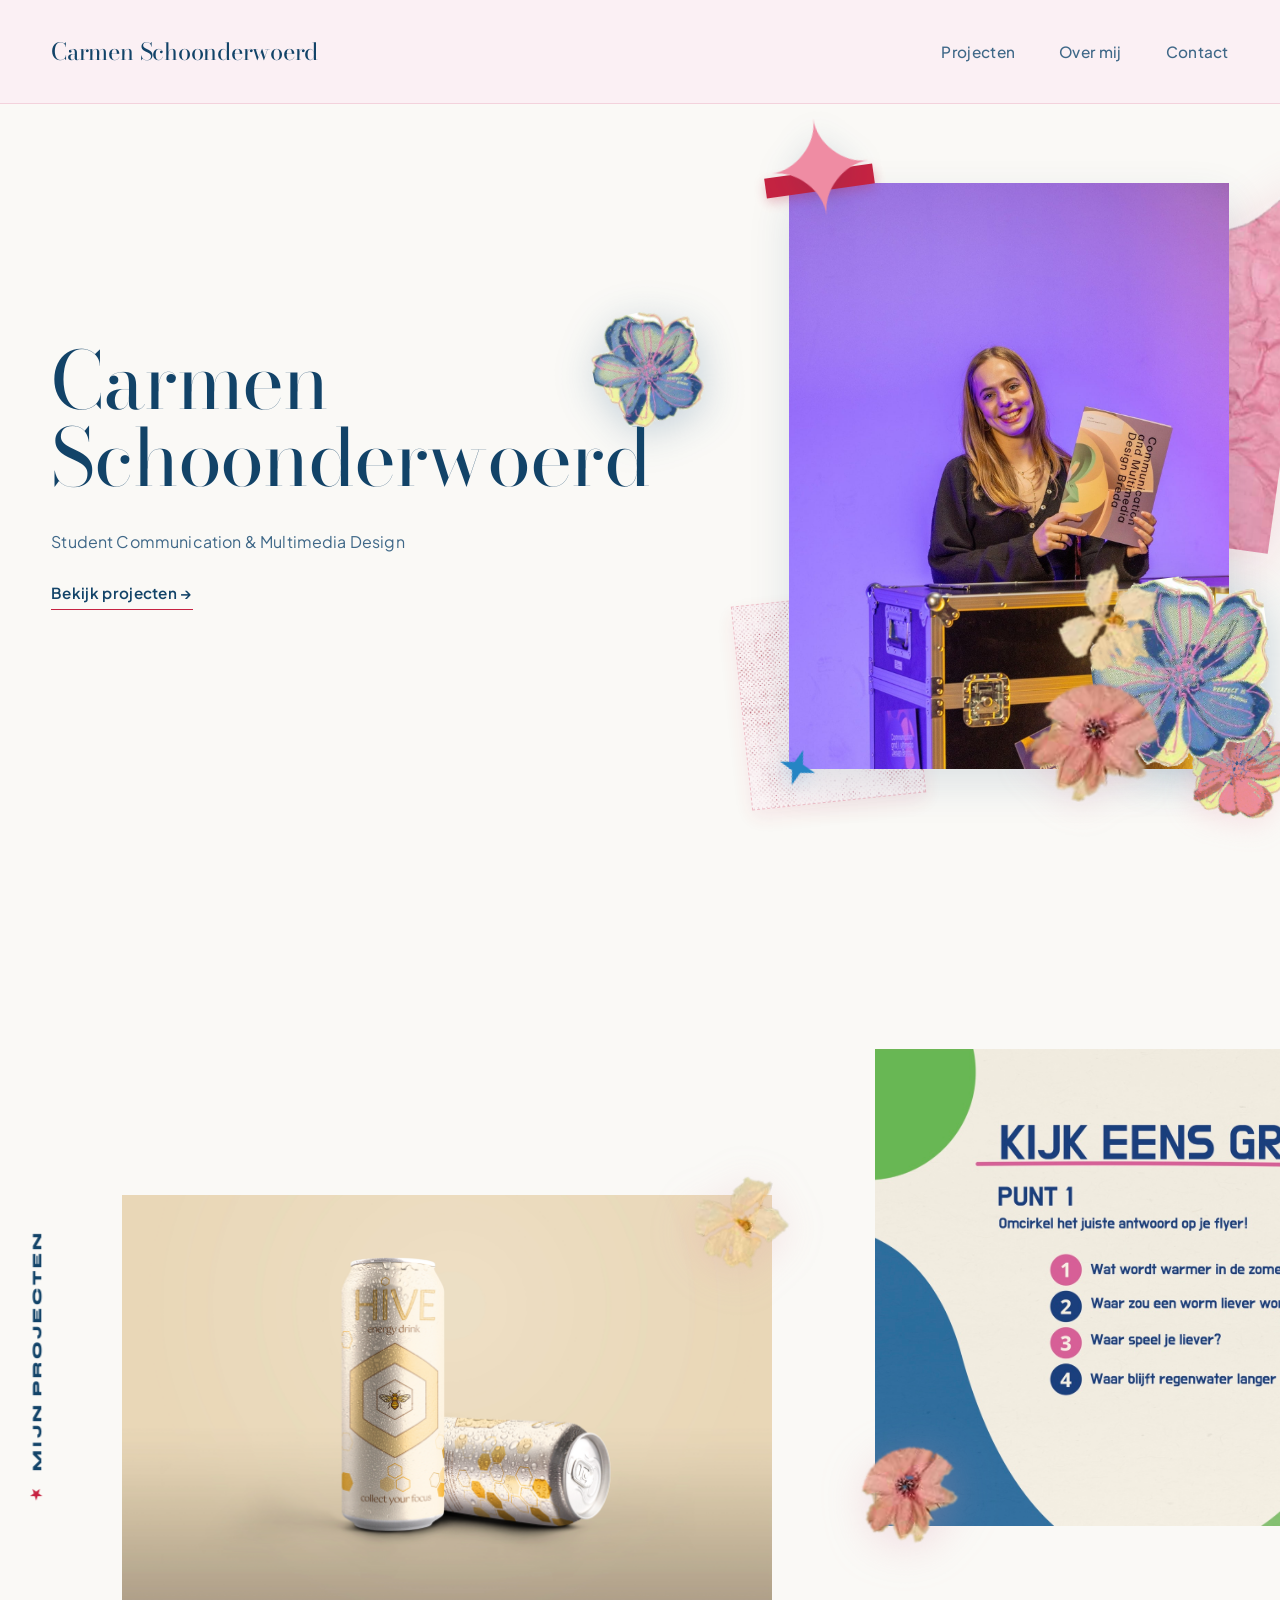
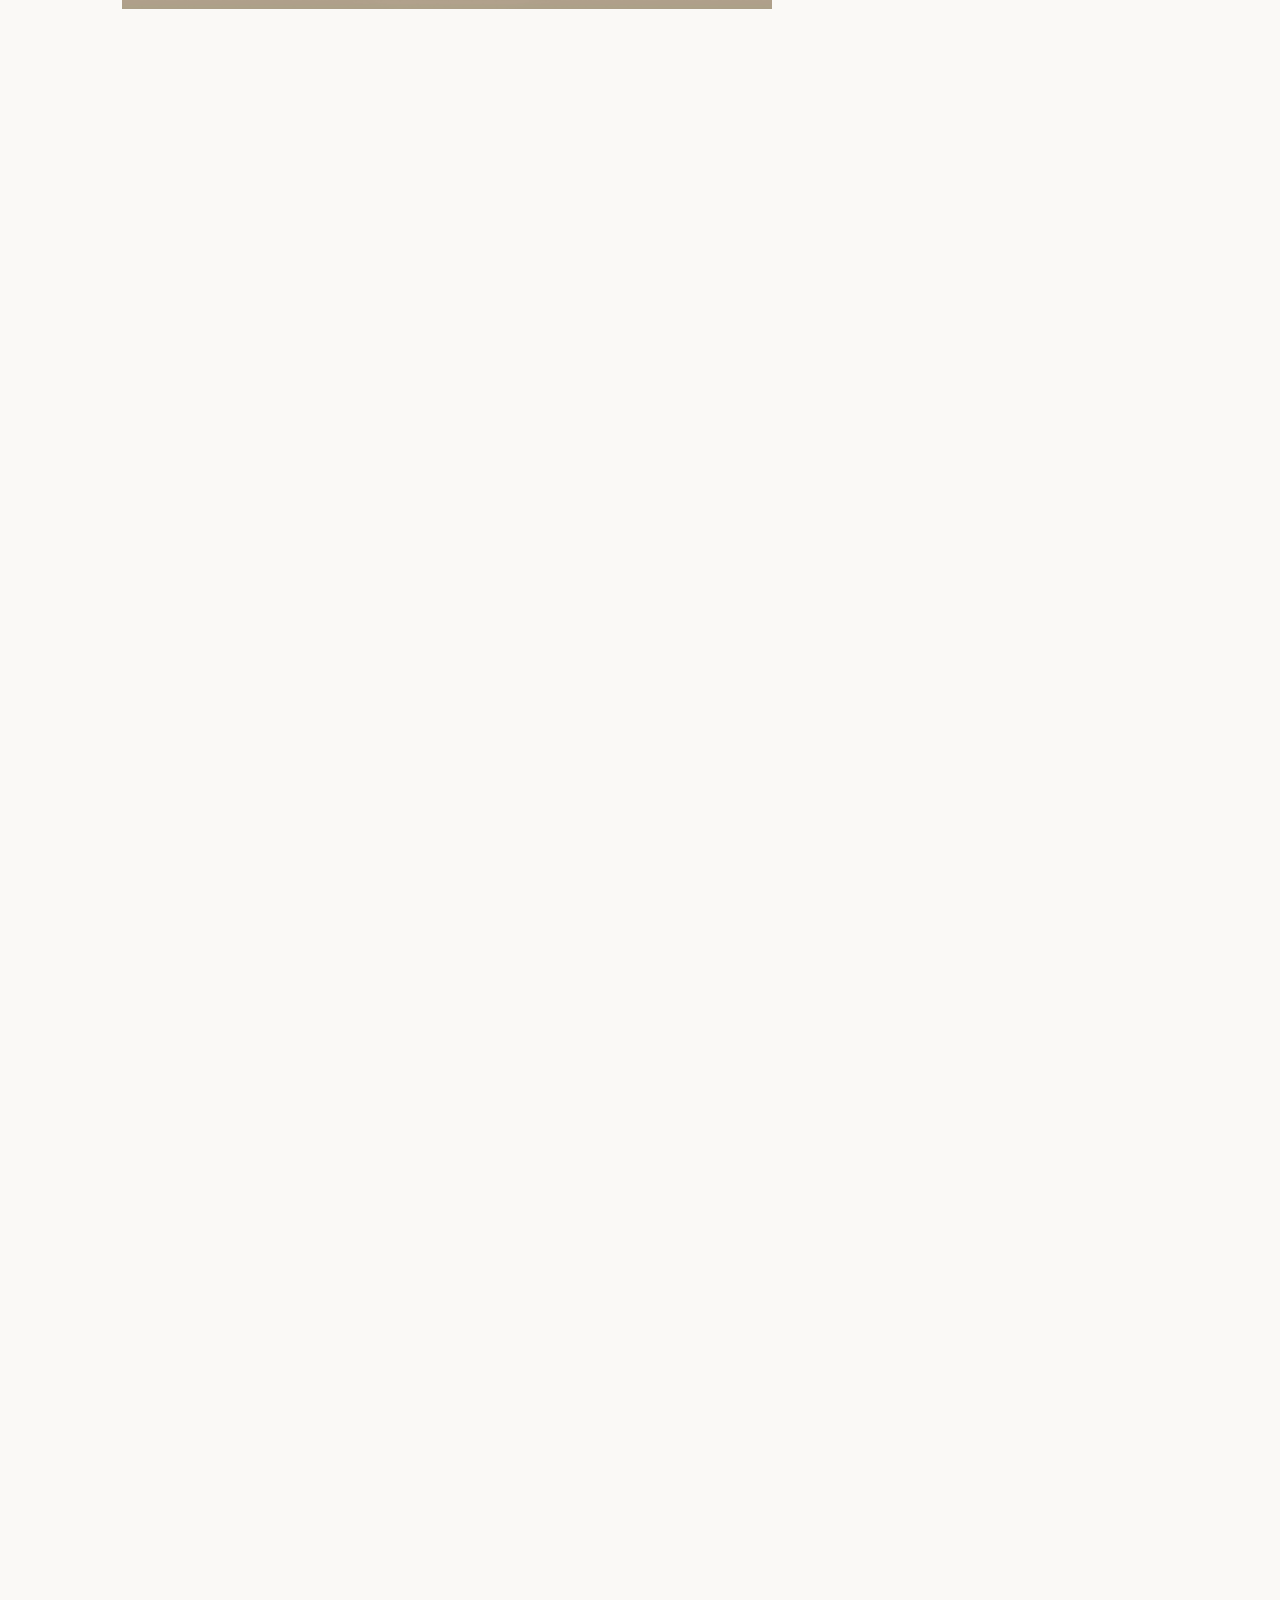
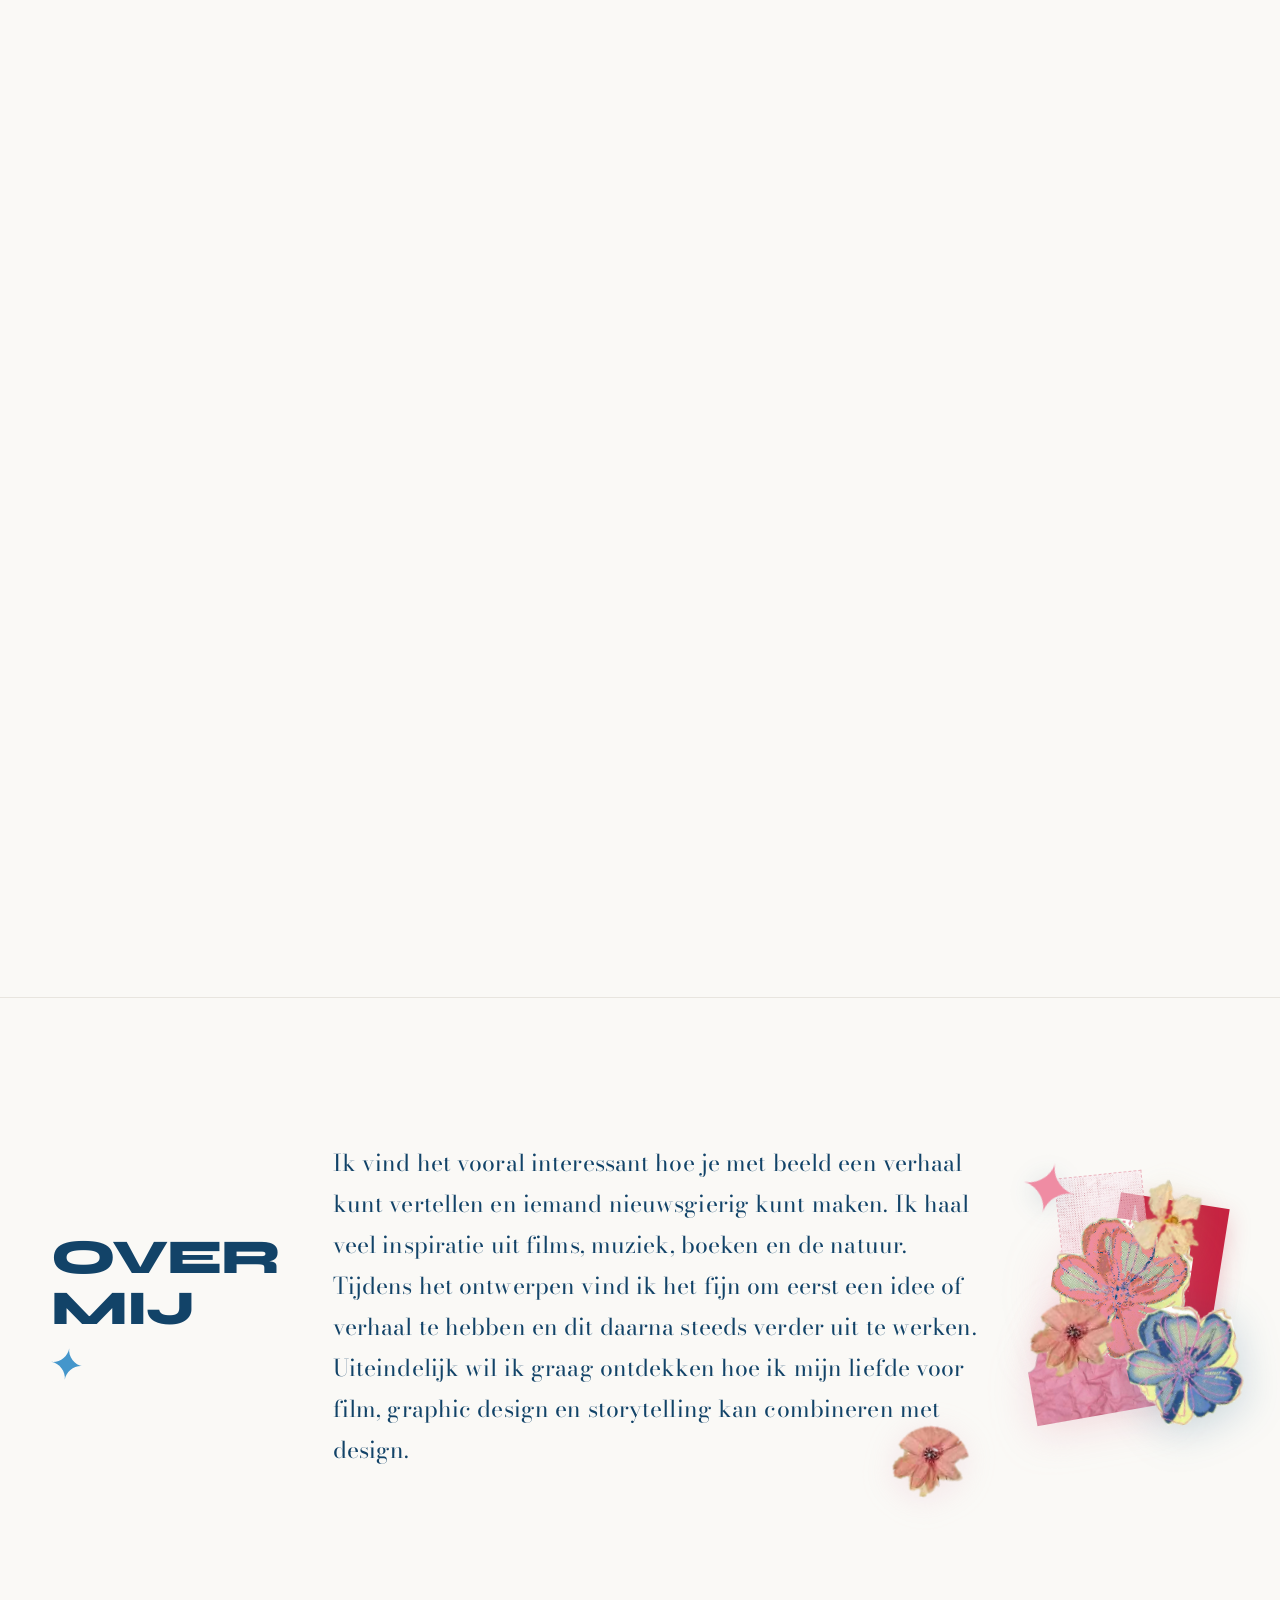
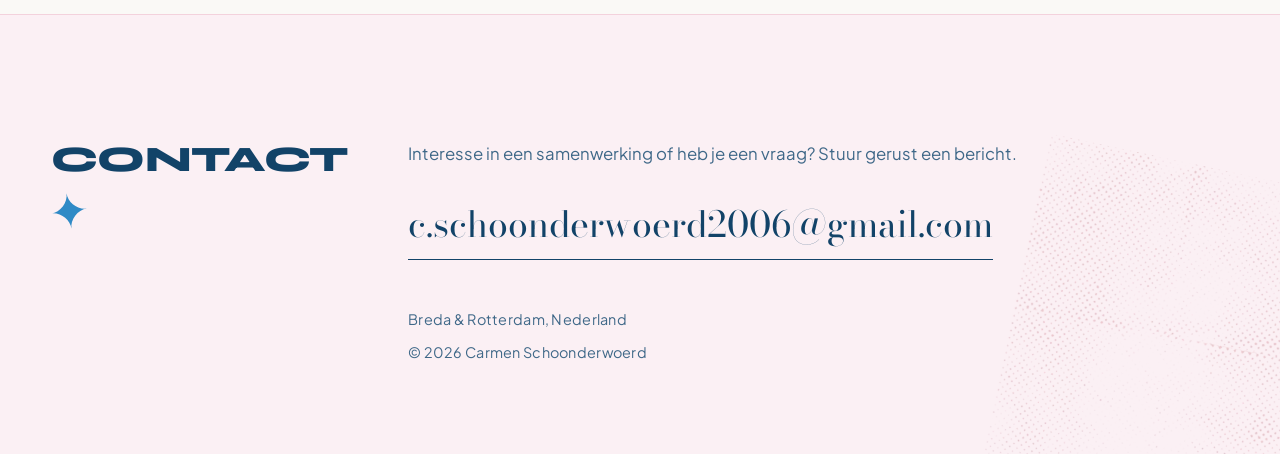
<file: index.html>
<!DOCTYPE html>
<html lang="nl">
<head>
  <meta charset="UTF-8">
  <meta name="viewport" content="width=device-width, initial-scale=1.0">
  <title>Carmen Schoonderwoerd — Portfolio</title>
  <meta name="description" content="Portfolio van Carmen Schoonderwoerd — Student Communication & Multimedia Design aan Avans Hogeschool.">
  <link rel="icon" type="image/png" href="assets/images/flower_blue_transparent.png">
  <link rel="stylesheet" href="style.css">
</head>
<body id="top">

  <!-- =========================================================================
       1. MINIMAL TOP NAVIGATION
       ========================================================================= -->
  <header class="site-header">
    <div class="nav-container">
      <a href="#top" class="brand-name" aria-label="Carmen Schoonderwoerd — Naar boven">
        Carmen Schoonderwoerd
      </a>

      <nav class="site-nav" aria-label="Hoofdnavigatie">
        <ul class="nav-list">
          <li><a href="#projects" class="nav-link">Projecten</a></li>
          <li><a href="#about" class="nav-link">Over mij</a></li>
          <li><a href="#contact" class="nav-link">Contact</a></li>
        </ul>
      </nav>
    </div>
  </header>

  <main>
    <!-- =========================================================================
         2. OPENINGSSCHERM / HERO
         ========================================================================= -->
    <section id="hero" class="hero-section">
      <div class="hero-container">
        
        <!-- Left: Typography & Intro -->
        <div class="hero-left">
          <div class="hero-heading-wrap">
            <h1 class="hero-name">
              <span class="hero-name-line">Carmen</span>
              <span class="hero-name-line">Schoonderwoerd</span>
            </h1>
            <div class="hero-floating-flower" aria-hidden="true">
              <img src="assets/images/flower_blue_transparent.png" alt="">
            </div>
          </div>

          <p class="hero-role">Student Communication &amp; Multimedia Design</p>

          <a href="#projects" class="hero-cta-link" id="viewProjectsLink">
            Bekijk projecten &rarr;
          </a>
        </div>

        <!-- Right: Clean Rectangular Portrait Photo with Moodboard Composition -->
        <div class="hero-right">
          <div class="hero-photo-wrapper">
            <!-- Moodboard Layers: Torn crinkled paper, print halftone raster, red cutout strip -->
            <div class="hero-layer-torn-paper" aria-hidden="true">
              <img src="assets/images/torn_paper_pink.png" alt="">
            </div>
            <div class="hero-layer-halftone" aria-hidden="true">
              <img src="assets/images/halftone_red_transparent.png" alt="">
            </div>
            <div class="hero-cutout-strip" aria-hidden="true"></div>

            <img src="assets/images/p_uitreiking.jpg" alt="Carmen Schoonderwoerd — P uitreiking" class="hero-photo">

            <!-- Normal Graphic Pink Star + Mini Azure Star -->
            <div class="hero-star-ink" aria-hidden="true">
              <img src="assets/images/star_pink.svg" alt="">
            </div>
            <div class="hero-mini-star" aria-hidden="true">
              <svg viewBox="0 0 24 24" fill="currentColor">
                <path d="M12 0L14.59 8.41L23 11L14.59 13.59L12 22L9.41 13.59L1 11L9.41 8.41L12 0Z"/>
              </svg>
            </div>
            
            <!-- Floral Collage: Graphic Screenprint Flowers + Soft Painterly Wildflowers -->
            <div class="hero-collage-accent" aria-hidden="true">
              <img src="assets/images/flower_blue_transparent.png" alt="" class="collage-flower-blue">
              <img src="assets/images/flower_painterly_soft.png" alt="" class="collage-flower-soft-pink">
              <img src="assets/images/flower_painterly_cream.png" alt="" class="collage-flower-cream">
              <img src="assets/images/flower_pink_transparent.png" alt="" class="collage-flower-mini-pink">
            </div>
          </div>
        </div>

      </div>
    </section>

    <!-- =========================================================================
         3. PROJECTS: HORIZONTAL EXHIBITION
         ========================================================================= -->
    <section id="projects" class="projects-scroll-wrapper" aria-label="Geselecteerde projecten">
      <div class="projects-sticky-viewport">
        
        <!-- Subtle Vertical Label on Left -->
        <aside class="projects-sidebar-label" aria-hidden="true">
          <span>MIJN PROJECTEN</span>
        </aside>

        <!-- Horizontal Scrolling Track with Floral Details & Outer Margin Accents -->
        <div class="projects-track" id="projectsTrack">

          <!-- 1. HIVE -->
          <article class="project-item project-stagger-center" data-project="hive">
            <div class="project-deco-flower deco-hive-1" aria-hidden="true">
              <img src="assets/images/flower_painterly_cream.png" alt="">
            </div>
            <a href="hive.html" class="project-link" aria-label="Bekijk project HIVE">
              <div class="project-image-box">
                <img src="assets/images/mockup_blikje.png" alt="HIVE Energy Drink blikje mockup" class="project-img" loading="eager">
              </div>
            </a>
          </article>

          <!-- 2. Kijk eens groen -->
          <article class="project-item project-stagger-top" data-project="kijk-eens-groen">
            <div class="project-deco-flower deco-groen-1" aria-hidden="true">
              <img src="assets/images/flower_painterly_soft.png" alt="">
            </div>
            <a href="kijk-eens-groen.html" class="project-link" aria-label="Bekijk project Kijk eens groen">
              <div class="project-image-box">
                <img src="assets/images/kijk_eens_groen_bord.jpg" alt="Kijk eens groen informatiebord" class="project-img" loading="lazy">
              </div>
            </a>
          </article>

          <!-- 3. Veilig thuis -->
          <article class="project-item project-stagger-bottom" data-project="veilig-thuis">
            <div class="project-deco-flower deco-veilig-1" aria-hidden="true">
              <img src="assets/images/flower_pink_transparent.png" alt="">
            </div>
            <div class="project-deco-flower deco-veilig-2" aria-hidden="true">
              <img src="assets/images/flower_painterly_cream.png" alt="">
            </div>
            <a href="veilig-thuis.html" class="project-link" aria-label="Bekijk project Veilig thuis">
              <div class="project-image-box">
                <img src="assets/images/veilig_thuis_sticker.png" alt="Veilig thuis campagnesticker" class="project-img" loading="lazy">
              </div>
            </a>
          </article>

          <!-- 4. TURF -->
          <article class="project-item project-stagger-top" data-project="turf">
            <div class="project-deco-flower deco-turf-1" aria-hidden="true">
              <img src="assets/images/flower_painterly_soft.png" alt="">
            </div>
            <a href="turf.html" class="project-link" aria-label="Bekijk project TURF">
              <div class="project-image-box">
                <img src="assets/images/turf_ai_beeld.png" alt="TURF conceptueel beeld" class="project-img" loading="lazy">
              </div>
            </a>
          </article>

          <!-- 5. Graphic matters -->
          <article class="project-item project-stagger-center" data-project="graphic-matters">
            <div class="project-deco-flower deco-gm-1" aria-hidden="true">
              <img src="assets/images/flower_blue_transparent.png" alt="">
            </div>
            <div class="project-deco-flower deco-gm-2" aria-hidden="true">
              <img src="assets/images/flower_painterly_cream.png" alt="">
            </div>
            <a href="graphic-matters.html" class="project-link" aria-label="Bekijk project Graphic Matters">
              <div class="project-image-box">
                <img src="assets/images/graphic_matters.png" alt="Graphic Matters affiche poster" class="project-img" loading="lazy">
              </div>
            </a>
          </article>

          <!-- Outer Margin End Accent: Star & Vibrant Pink Color Tab -->
          <div class="track-outer-accent track-accent-end" aria-hidden="true">
            <div class="track-star-mark" style="color: var(--color-blue-azure);">★</div>
            <div class="track-paper-tab"></div>
          </div>

        </div>
      </div>
    </section>

    <!-- =========================================================================
         4. OVER MIJ / ABOUT SECTION
         ========================================================================= -->
    <section id="about" class="about-section">
      <div class="about-container">
        <div class="about-header-col">
          <h2 class="about-title">Over mij</h2>
          <div class="about-header-star" aria-hidden="true">
            <img src="assets/images/star_blue.svg" alt="">
          </div>
        </div>

        <div class="about-content-col">
          <div class="about-bio-wrap">
            <p class="about-bio">
              Ik vind het vooral interessant hoe je met beeld een verhaal kunt vertellen en iemand nieuwsgierig kunt maken. Ik haal veel inspiratie uit films, muziek, boeken en de natuur. Tijdens het ontwerpen vind ik het fijn om eerst een idee of verhaal te hebben en dit daarna steeds verder uit te werken. Uiteindelijk wil ik graag ontdekken hoe ik mijn liefde voor film, graphic design en storytelling kan combineren met design.
            </p>
            <div class="about-bio-flower" aria-hidden="true">
              <img src="assets/images/flower_painterly_soft.png" alt="">
            </div>
          </div>
        </div>

        <div class="about-flower-col" aria-hidden="true">
          <div class="about-collage-wrap">
            <div class="about-cutout-card"></div>
            <div class="about-torn-paper-layer">
              <img src="assets/images/torn_paper_pink.png" alt="">
            </div>
            <div class="about-halftone-swatch">
              <img src="assets/images/halftone_red_transparent.png" alt="">
            </div>
            <img src="assets/images/flower_pink_transparent.png" alt="" class="about-flower-graphic-pink">
            <img src="assets/images/flower_blue_transparent.png" alt="" class="about-flower-graphic-blue">
            <img src="assets/images/flower_painterly_soft.png" alt="" class="about-flower-soft-pink">
            <img src="assets/images/flower_painterly_cream.png" alt="" class="about-flower-cream">
            <div class="about-star-ink">
              <img src="assets/images/star_pink.svg" alt="">
            </div>
          </div>
        </div>
      </div>
    </section>

    <!-- =========================================================================
         5. CONTACT SECTION
         ========================================================================= -->
    <section id="contact" class="contact-section">
      <!-- Halftone print texture accent in corner -->
      <div class="contact-bg-halftone" aria-hidden="true">
        <img src="assets/images/halftone_red_transparent.png" alt="">
      </div>

      <div class="contact-container">
        <div class="contact-header">
          <div class="contact-title-wrap">
            <h2 class="contact-title">Contact</h2>
            <div class="contact-header-star" aria-hidden="true">
              <img src="assets/images/star_blue.svg" alt="">
            </div>
          </div>
        </div>
        
        <div class="contact-body">
          <p class="contact-intro">Interesse in een samenwerking of heb je een vraag? Stuur gerust een bericht.</p>
          
          <div class="contact-email-wrap">
            <a href="mailto:c.schoonderwoerd2006@gmail.com" class="contact-email-link">
              c.schoonderwoerd2006@gmail.com
            </a>
          </div>

          <div class="contact-meta">
            <span class="contact-location">Breda &amp; Rotterdam, Nederland</span>
            <span class="contact-copyright">&copy; 2026 Carmen Schoonderwoerd</span>
          </div>
        </div>
      </div>
    </section>
  </main>

  <script src="main.js"></script>
</body>
</html>
</file>
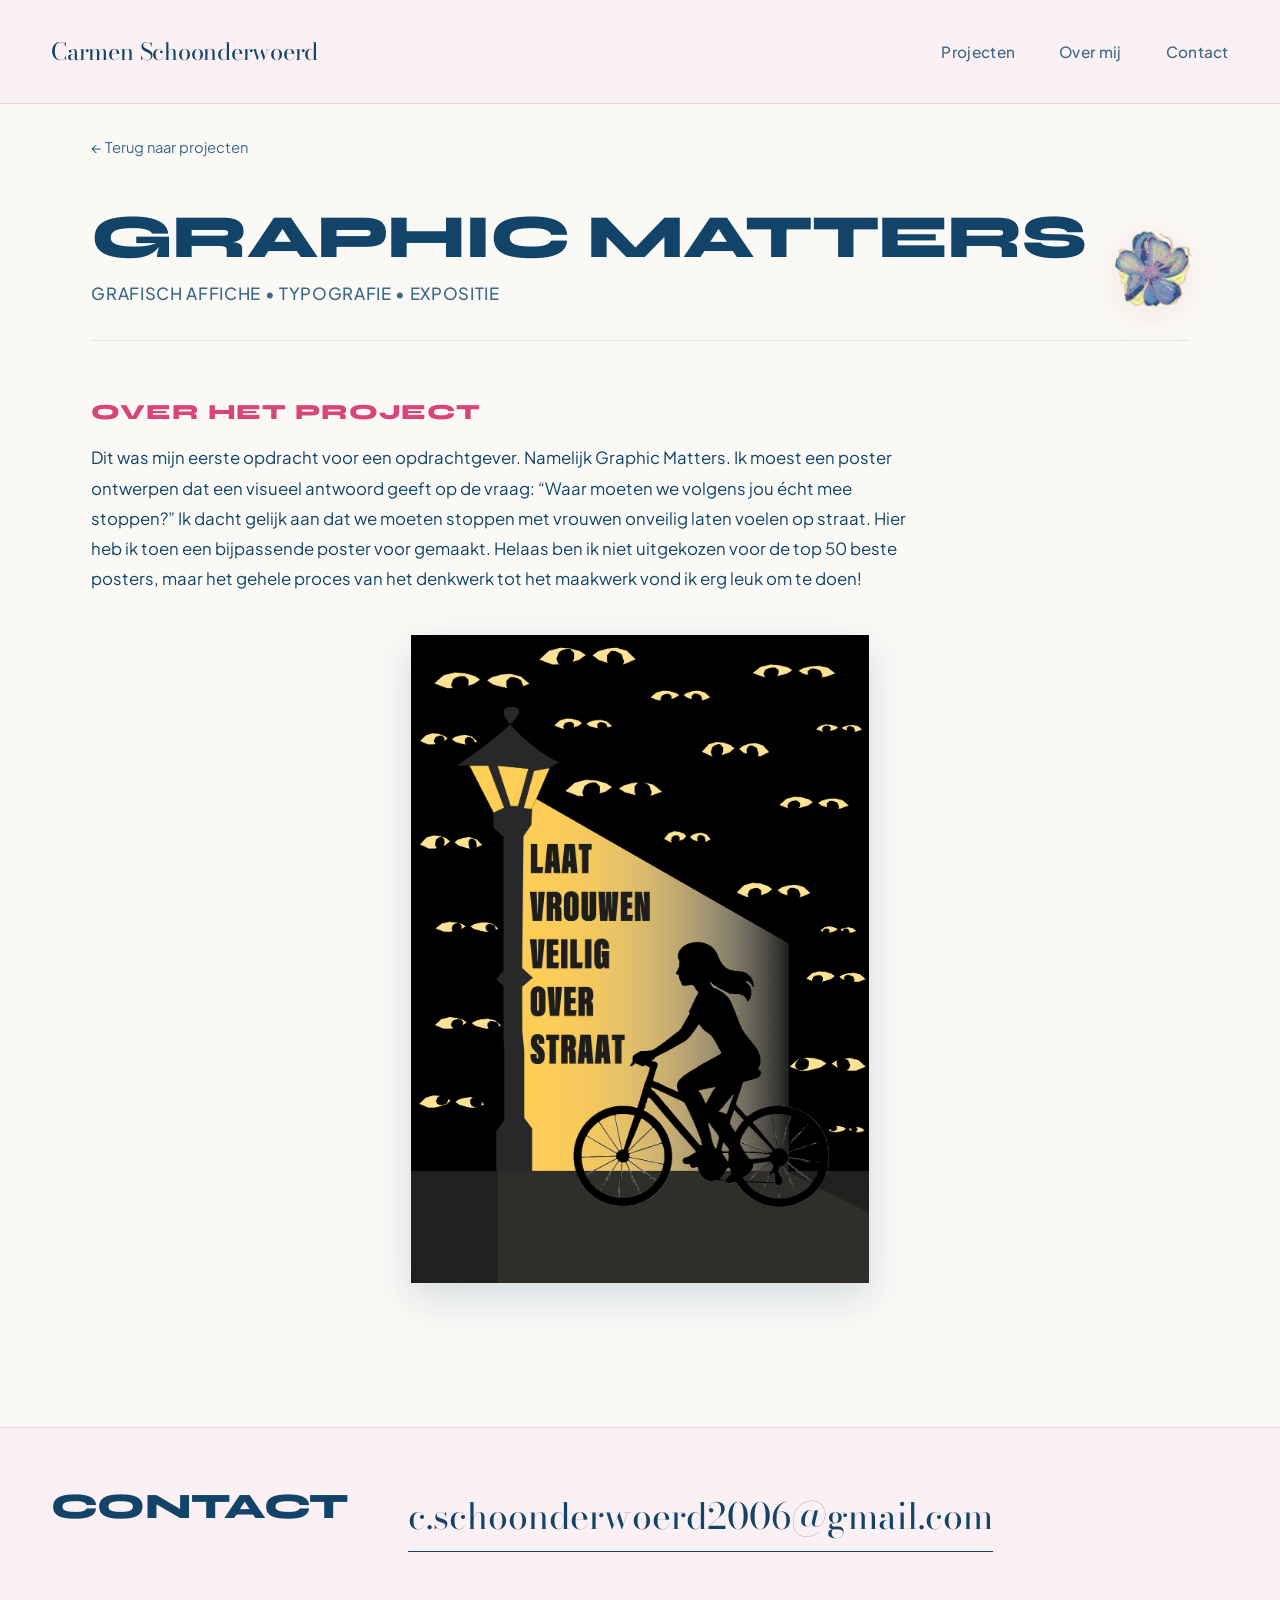
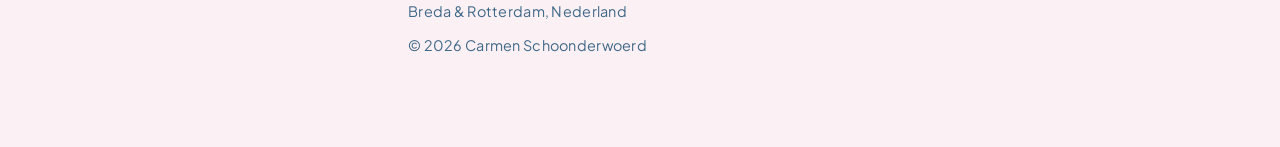
<file: graphic-matters.html>
<!DOCTYPE html>
<html lang="nl">
<head>
  <meta charset="UTF-8">
  <meta name="viewport" content="width=device-width, initial-scale=1.0">
  <title>Graphic Matters — Carmen Schoonderwoerd</title>
  <meta name="description" content="Project Graphic Matters door Carmen Schoonderwoerd — Student Communication & Multimedia Design.">
  <link rel="icon" type="image/png" href="assets/images/flower_blue_transparent.png">
  <link rel="stylesheet" href="style.css">
</head>
<body>

  <!-- =========================================================================
       MINIMAL TOP NAVIGATION
       ========================================================================= -->
  <header class="site-header">
    <div class="nav-container">
      <a href="index.html" class="brand-name" aria-label="Carmen Schoonderwoerd — Naar home">
        Carmen Schoonderwoerd
      </a>

      <nav class="site-nav" aria-label="Hoofdnavigatie">
        <ul class="nav-list">
          <li><a href="index.html#projects" class="nav-link active">Projecten</a></li>
          <li><a href="index.html#about" class="nav-link">Over mij</a></li>
          <li><a href="index.html#contact" class="nav-link">Contact</a></li>
        </ul>
      </nav>
    </div>
  </header>

  <main class="detail-main">
    <div class="detail-container">
      
      <a href="index.html#projects" class="detail-back-link">
        &larr; Terug naar projecten
      </a>

      <!-- Project Header -->
      <header class="detail-header">
        <div class="detail-header-inner">
          <h1 class="detail-title">Graphic Matters</h1>
          <p class="detail-tagline">Grafisch Affiche &bull; Typografie &bull; Expositie</p>
        </div>
        <div class="detail-flower-accent" aria-hidden="true">
          <img src="assets/images/flower_blue_transparent.png" alt="">
        </div>
      </header>

      <!-- Project Description: Bovenaan geplaatst -->
      <section class="detail-text-card">
        <div class="detail-block">
          <h2 class="detail-section-title">Over het project</h2>
          <p class="detail-body-text">
            Dit was mijn eerste opdracht voor een opdrachtgever. Namelijk Graphic Matters. Ik moest een poster ontwerpen dat een visueel antwoord geeft op de vraag: “Waar moeten we volgens jou écht mee stoppen?” Ik dacht gelijk aan dat we moeten stoppen met vrouwen onveilig laten voelen op straat. Hier heb ik toen een bijpassende poster voor gemaakt. Helaas ben ik niet uitgekozen voor de top 50 beste posters, maar het gehele proces van het denkwerk tot het maakwerk vond ik erg leuk om te doen!
          </p>
        </div>
      </section>

      <!-- Visual Showcase: Poster compact getoond zodat je minder hoeft te scrollen -->
      <section class="detail-showcase gm-showcase" aria-label="Project afbeeldingen">
        <div class="detail-showcase-item gm-poster-item">
          <img src="assets/images/graphic_matters.png" alt="Graphic Matters affiche poster" class="detail-showcase-img gm-poster-img">
        </div>
      </section>

    </div>
  </main>

  <!-- =========================================================================
       MINIMAL FOOTER
       ========================================================================= -->
  <footer class="contact-section" style="padding-top: 60px;">
    <div class="contact-container">
      <div class="contact-header">
        <div class="contact-title-wrap">
          <h2 class="contact-title">Contact</h2>
        </div>
      </div>
      <div class="contact-body">
        <div class="contact-email-wrap">
          <a href="mailto:c.schoonderwoerd2006@gmail.com" class="contact-email-link">
            c.schoonderwoerd2006@gmail.com
          </a>
        </div>
        <div class="contact-meta">
          <span class="contact-location">Breda &amp; Rotterdam, Nederland</span>
          <span class="contact-copyright">&copy; 2026 Carmen Schoonderwoerd</span>
        </div>
      </div>
    </div>
  </footer>

  <script src="main.js"></script>
</body>
</html>
</file>
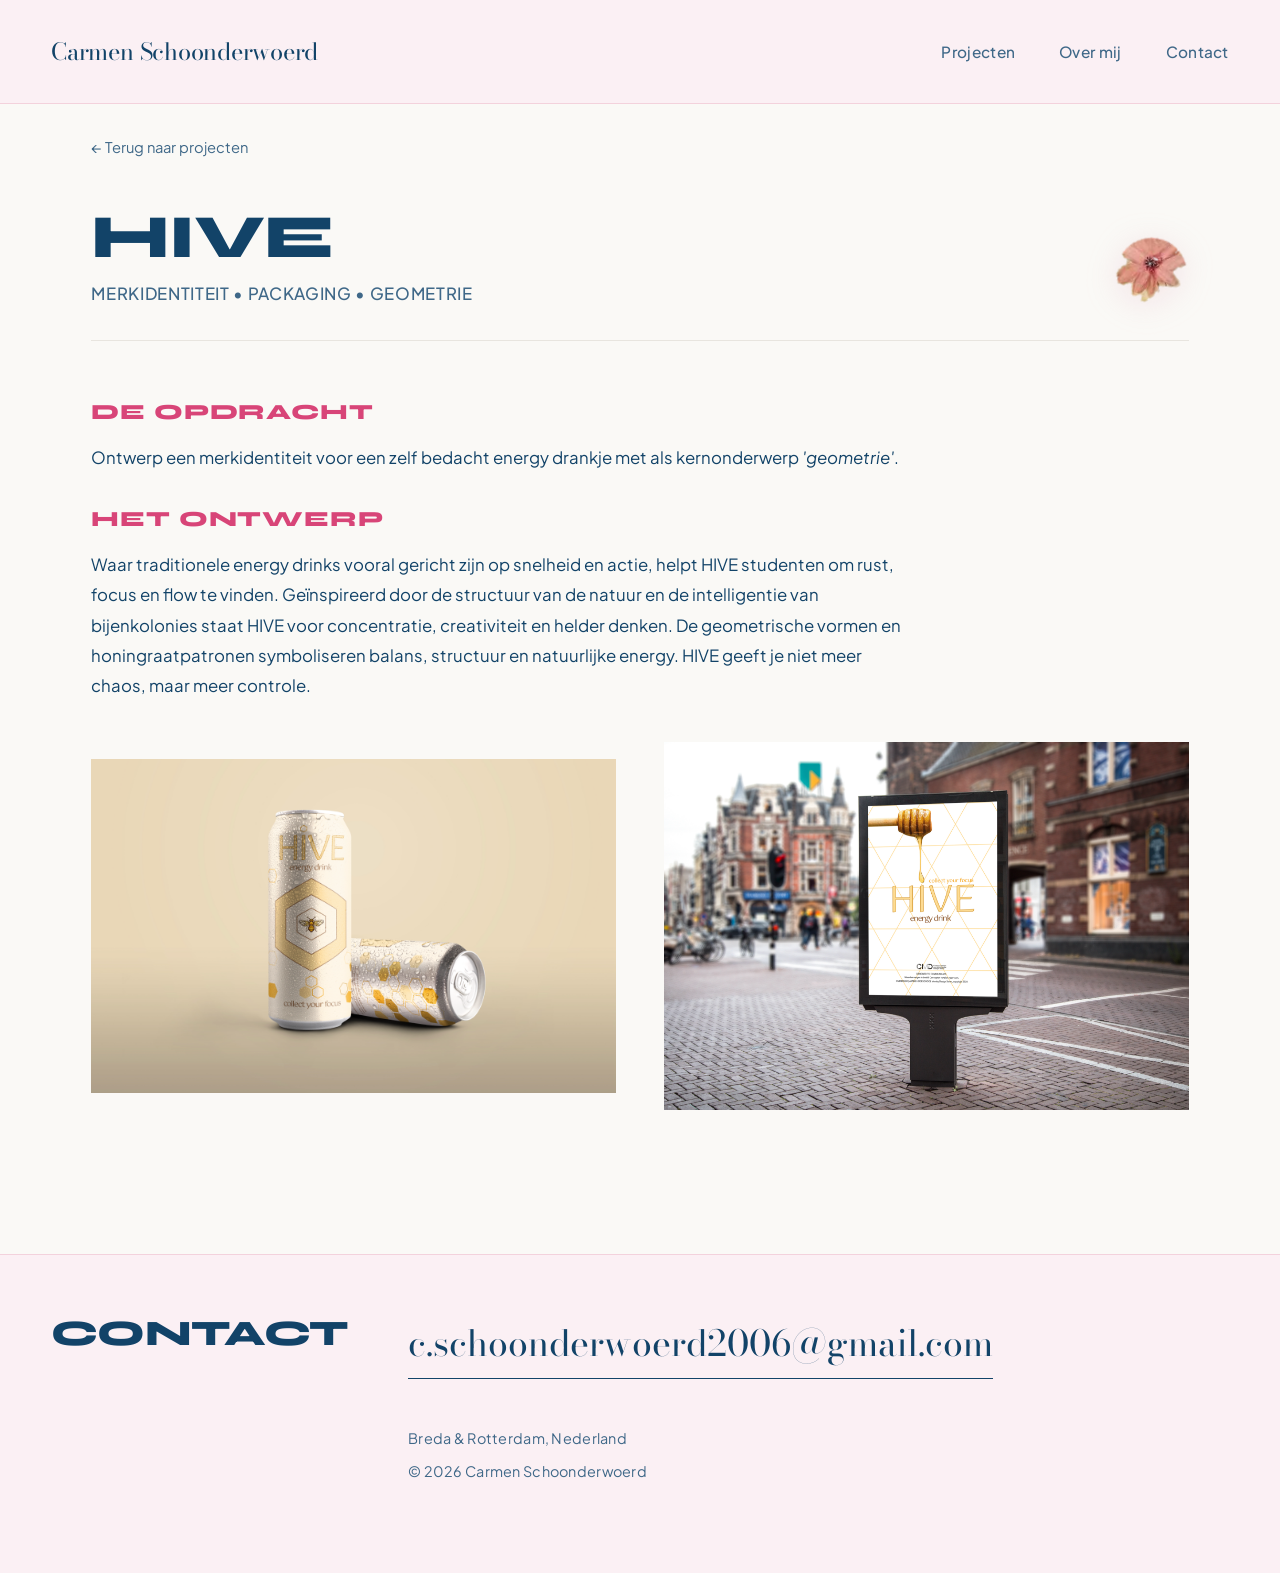
<file: hive.html>
<!DOCTYPE html>
<html lang="nl">
<head>
  <meta charset="UTF-8">
  <meta name="viewport" content="width=device-width, initial-scale=1.0">
  <title>HIVE — Carmen Schoonderwoerd</title>
  <meta name="description" content="Project HIVE: Merkidentiteit en verpakkingsontwerp voor een natuurlijk energy drankje met als kernonderwerp geometrie. Door Carmen Schoonderwoerd.">
  <link rel="icon" type="image/png" href="assets/images/flower_blue_transparent.png">
  <link rel="stylesheet" href="style.css">
</head>
<body>

  <!-- =========================================================================
       MINIMAL TOP NAVIGATION
       ========================================================================= -->
  <header class="site-header">
    <div class="nav-container">
      <a href="index.html" class="brand-name" aria-label="Carmen Schoonderwoerd — Naar home">
        Carmen Schoonderwoerd
      </a>

      <nav class="site-nav" aria-label="Hoofdnavigatie">
        <ul class="nav-list">
          <li><a href="index.html#projects" class="nav-link active">Projecten</a></li>
          <li><a href="index.html#about" class="nav-link">Over mij</a></li>
          <li><a href="index.html#contact" class="nav-link">Contact</a></li>
        </ul>
      </nav>
    </div>
  </header>

  <main class="detail-main">
    <div class="detail-container">
      
      <a href="index.html#projects" class="detail-back-link">
        &larr; Terug naar projecten
      </a>

      <!-- Project Header -->
      <header class="detail-header">
        <div class="detail-header-inner">
          <h1 class="detail-title">HIVE</h1>
          <p class="detail-tagline">Merkidentiteit &bull; Packaging &bull; Geometrie</p>
        </div>
        <div class="detail-flower-accent" aria-hidden="true">
          <img src="assets/images/flower_painterly_soft.png" alt="">
        </div>
      </header>

      <!-- Project Description: Bovenaan geplaatst -->
      <section class="detail-text-card">
        <div class="detail-block">
          <h2 class="detail-section-title">De opdracht</h2>
          <p class="detail-body-text">
            Ontwerp een merkidentiteit voor een zelf bedacht energy drankje met als kernonderwerp <em>'geometrie'</em>.
          </p>
        </div>

        <div class="detail-block" style="margin-top: 28px;">
          <h2 class="detail-section-title">Het ontwerp</h2>
          <p class="detail-body-text">
            Waar traditionele energy drinks vooral gericht zijn op snelheid en actie, helpt HIVE studenten om rust, focus en flow te vinden. Geïnspireerd door de structuur van de natuur en de intelligentie van bijenkolonies staat HIVE voor concentratie, creativiteit en helder denken. De geometrische vormen en honingraatpatronen symboliseren balans, structuur en natuurlijke energy. HIVE geeft je niet meer chaos, maar meer controle.
          </p>
        </div>
      </section>

      <!-- Visual Showcase: Blikje mockup en poster mockup (groter, horizontaal naast elkaar) -->
      <section class="detail-showcase" aria-label="Project afbeeldingen">
        <div class="detail-split-images hive-split-images">
          <div class="detail-showcase-item">
            <img src="assets/images/mockup_blikje.png" alt="HIVE Energy Drink blikjes mockup met honingraat patroon" class="detail-showcase-img hive-showcase-img">
          </div>
          <div class="detail-showcase-item">
            <img src="assets/images/poster_mockup.png" alt="HIVE poster in stadsabri mockup" class="detail-showcase-img hive-showcase-img">
          </div>
        </div>
      </section>

    </div>
  </main>

  <!-- =========================================================================
       MINIMAL FOOTER
       ========================================================================= -->
  <footer class="contact-section" style="padding-top: 60px;">
    <div class="contact-container">
      <div class="contact-header">
        <div class="contact-title-wrap">
          <h2 class="contact-title">Contact</h2>
        </div>
      </div>
      <div class="contact-body">
        <div class="contact-email-wrap">
          <a href="mailto:c.schoonderwoerd2006@gmail.com" class="contact-email-link">
            c.schoonderwoerd2006@gmail.com
          </a>
        </div>
        <div class="contact-meta">
          <span class="contact-location">Breda &amp; Rotterdam, Nederland</span>
          <span class="contact-copyright">&copy; 2026 Carmen Schoonderwoerd</span>
        </div>
      </div>
    </div>
  </footer>

  <script src="main.js"></script>
</body>
</html>
</file>
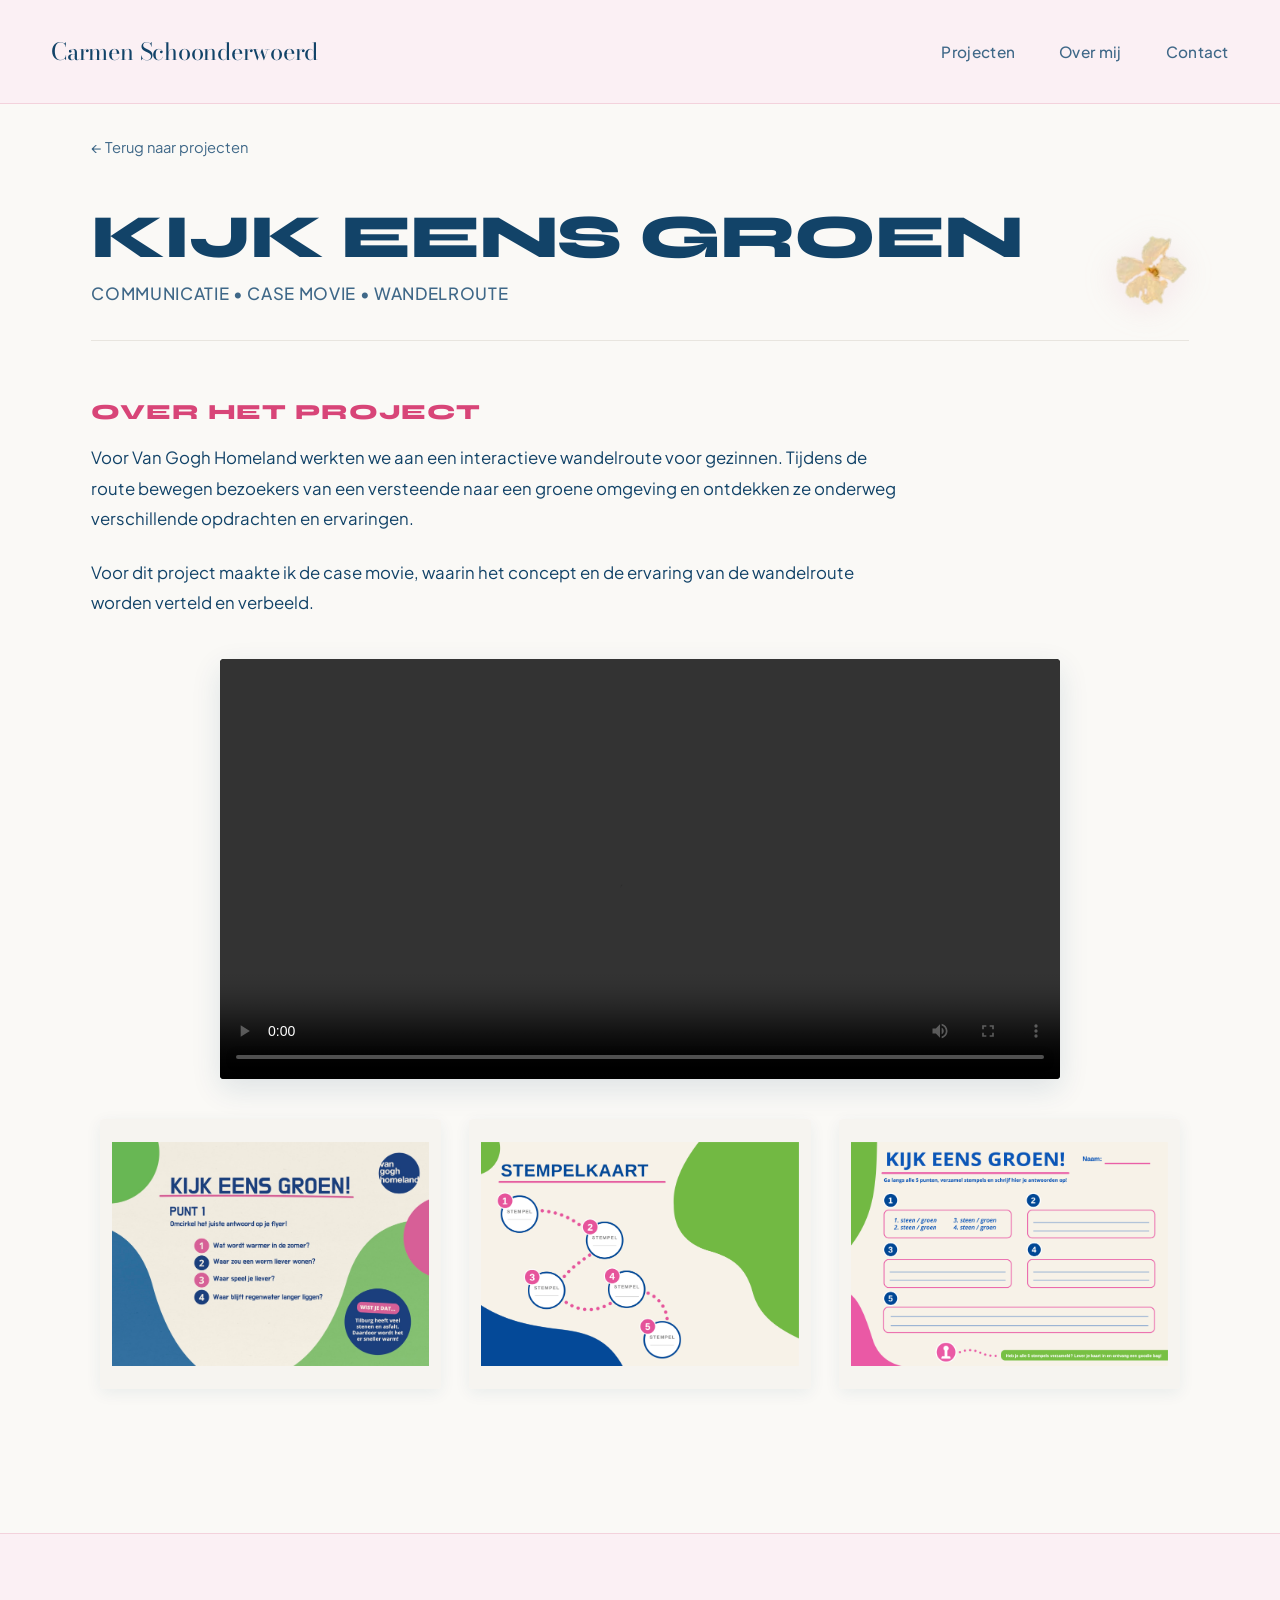
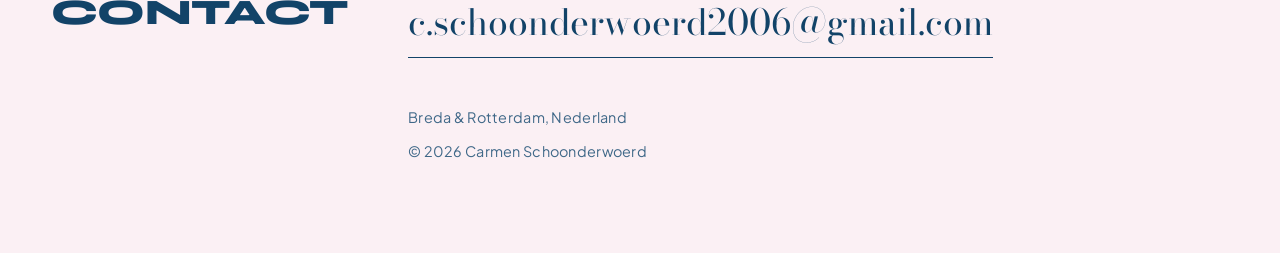
<file: kijk-eens-groen.html>
<!DOCTYPE html>
<html lang="nl">
<head>
  <meta charset="UTF-8">
  <meta name="viewport" content="width=device-width, initial-scale=1.0">
  <title>Kijk eens groen — Carmen Schoonderwoerd</title>
  <meta name="description" content="Project Kijk eens groen door Carmen Schoonderwoerd — Student Communication & Multimedia Design.">
  <link rel="icon" type="image/png" href="assets/images/flower_blue_transparent.png">
  <link rel="stylesheet" href="style.css">
</head>
<body>

  <!-- =========================================================================
       MINIMAL TOP NAVIGATION
       ========================================================================= -->
  <header class="site-header">
    <div class="nav-container">
      <a href="index.html" class="brand-name" aria-label="Carmen Schoonderwoerd — Naar home">
        Carmen Schoonderwoerd
      </a>

      <nav class="site-nav" aria-label="Hoofdnavigatie">
        <ul class="nav-list">
          <li><a href="index.html#projects" class="nav-link active">Projecten</a></li>
          <li><a href="index.html#about" class="nav-link">Over mij</a></li>
          <li><a href="index.html#contact" class="nav-link">Contact</a></li>
        </ul>
      </nav>
    </div>
  </header>

  <main class="detail-main">
    <div class="detail-container">
      
      <a href="index.html#projects" class="detail-back-link">
        &larr; Terug naar projecten
      </a>

      <!-- Project Header -->
      <header class="detail-header">
        <div class="detail-header-inner">
          <h1 class="detail-title">Kijk eens groen</h1>
          <p class="detail-tagline">Communicatie &bull; Case Movie &bull; Wandelroute</p>
        </div>
        <div class="detail-flower-accent" aria-hidden="true">
          <img src="assets/images/flower_painterly_cream.png" alt="">
        </div>
      </header>

      <!-- Project Description: Bovenaan geplaatst -->
      <section class="detail-text-card">
        <div class="detail-block">
          <h2 class="detail-section-title">Over het project</h2>
          <p class="detail-body-text">
            Voor Van Gogh Homeland werkten we aan een interactieve wandelroute voor gezinnen. Tijdens de route bewegen bezoekers van een versteende naar een groene omgeving en ontdekken ze onderweg verschillende opdrachten en ervaringen.
          </p>
          <p class="detail-body-text">
            Voor dit project maakte ik de case movie, waarin het concept en de ervaring van de wandelroute worden verteld en verbeeld.
          </p>
        </div>
      </section>

      <!-- Visual Showcase: Grote video in het midden + 3 gelijke foto's horizontaal eronder -->
      <section class="detail-showcase groen-layout-showcase" aria-label="Project afbeeldingen en video">
        <!-- 1. Grote video in het midden -->
        <div class="groen-hero-video-box">
          <div class="detail-video-box groen-large-video-wrap">
            <video class="detail-video groen-large-video" controls playsinline preload="metadata">
              <source src="assets/videos/kijk_eens_groen_case_movie.mp4" type="video/mp4">
              Je browser ondersteunt geen HTML5-video.
            </video>
          </div>
        </div>

        <!-- 2. Drie foto's horizontaal naast elkaar, even groot -->
        <div class="groen-trio-row">
          <div class="groen-trio-item">
            <img src="assets/images/kijk_eens_groen_bord.jpg" alt="Kijk eens groen informatiebord" class="groen-trio-img">
          </div>
          <div class="groen-trio-item">
            <img src="assets/images/kijk_eens_groen_flyer1.png" alt="Kijk eens groen flyer voorzijde" class="groen-trio-img">
          </div>
          <div class="groen-trio-item">
            <img src="assets/images/kijk_eens_groen_flyer2.png" alt="Kijk eens groen flyer achterzijde" class="groen-trio-img">
          </div>
        </div>
      </section>

    </div>
  </main>

  <!-- =========================================================================
       MINIMAL FOOTER
       ========================================================================= -->
  <footer class="contact-section" style="padding-top: 60px;">
    <div class="contact-container">
      <div class="contact-header">
        <div class="contact-title-wrap">
          <h2 class="contact-title">Contact</h2>
        </div>
      </div>
      <div class="contact-body">
        <div class="contact-email-wrap">
          <a href="mailto:c.schoonderwoerd2006@gmail.com" class="contact-email-link">
            c.schoonderwoerd2006@gmail.com
          </a>
        </div>
        <div class="contact-meta">
          <span class="contact-location">Breda &amp; Rotterdam, Nederland</span>
          <span class="contact-copyright">&copy; 2026 Carmen Schoonderwoerd</span>
        </div>
      </div>
    </div>
  </footer>

  <script src="main.js"></script>
</body>
</html>
</file>
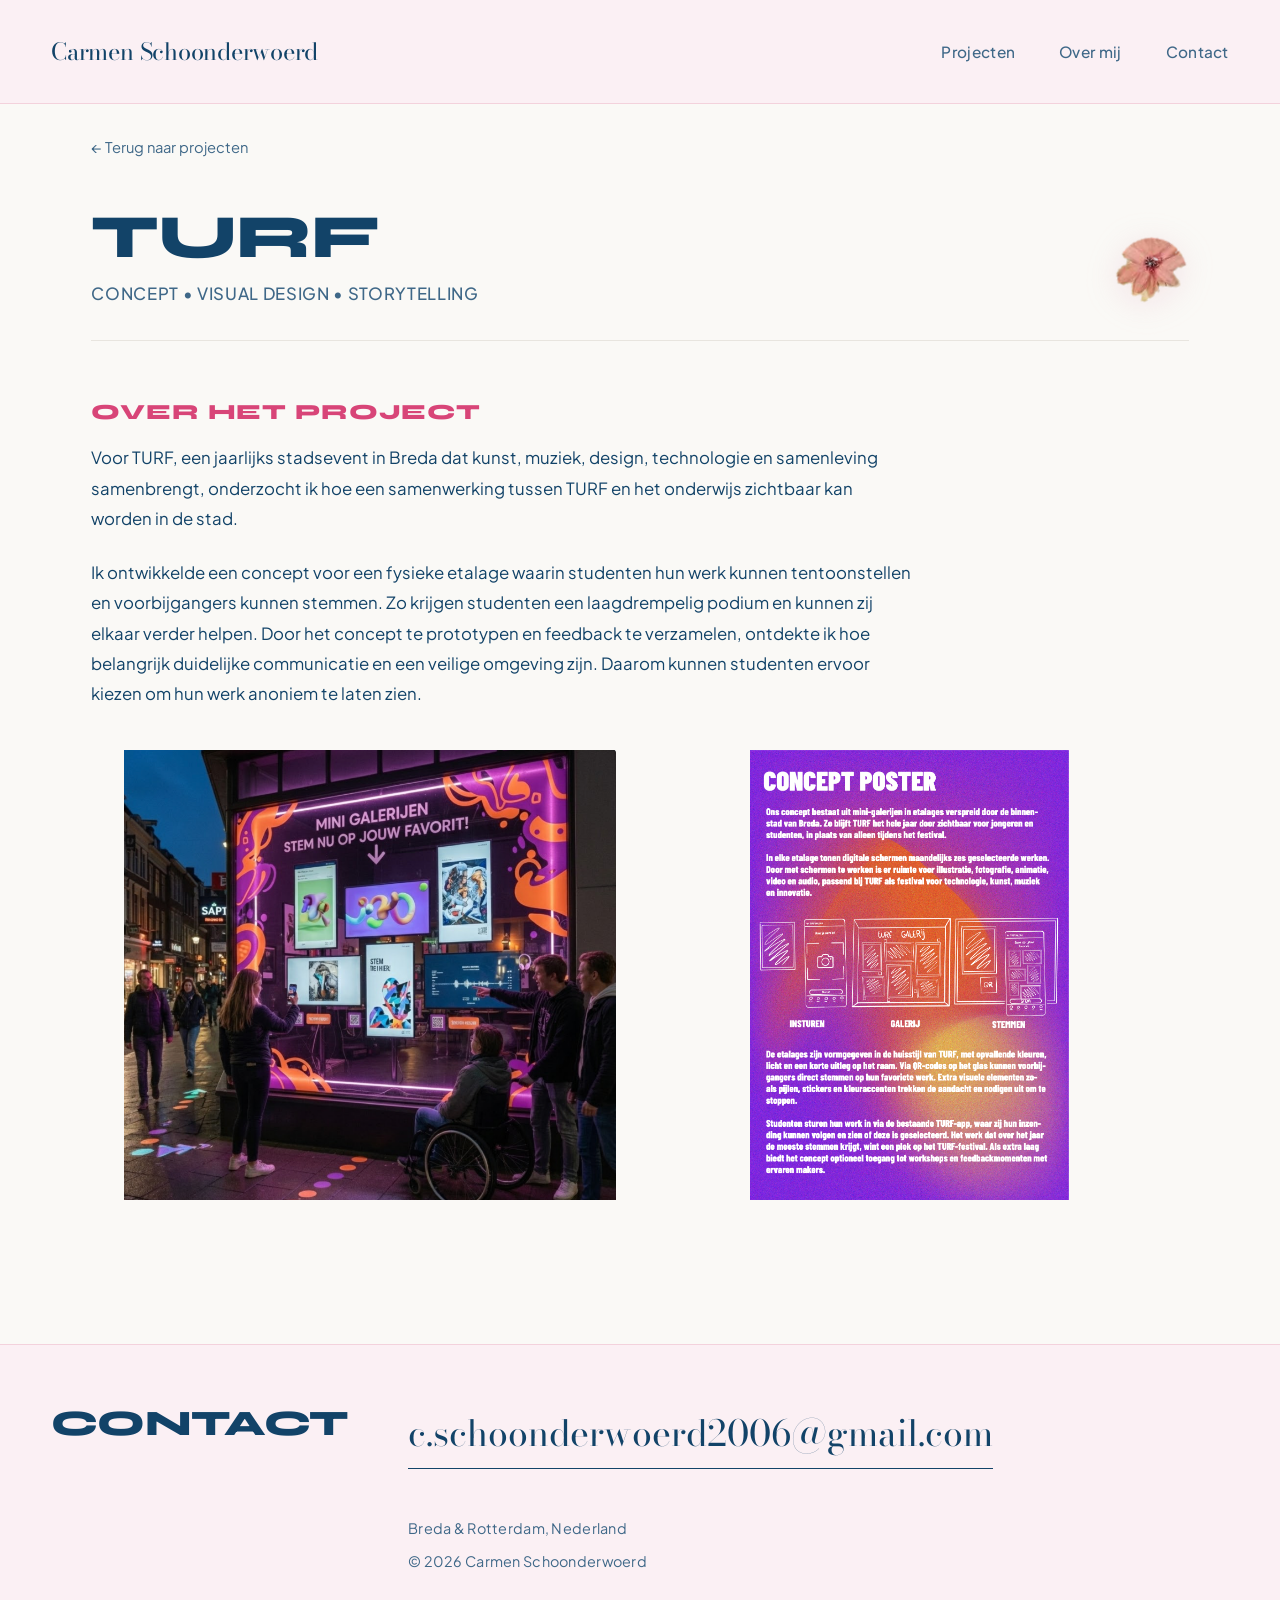
<file: turf.html>
<!DOCTYPE html>
<html lang="nl">
<head>
  <meta charset="UTF-8">
  <meta name="viewport" content="width=device-width, initial-scale=1.0">
  <title>TURF — Carmen Schoonderwoerd</title>
  <meta name="description" content="Project TURF door Carmen Schoonderwoerd — Student Communication & Multimedia Design.">
  <link rel="icon" type="image/png" href="assets/images/flower_blue_transparent.png">
  <link rel="stylesheet" href="style.css">
</head>
<body>

  <!-- =========================================================================
       MINIMAL TOP NAVIGATION
       ========================================================================= -->
  <header class="site-header">
    <div class="nav-container">
      <a href="index.html" class="brand-name" aria-label="Carmen Schoonderwoerd — Naar home">
        Carmen Schoonderwoerd
      </a>

      <nav class="site-nav" aria-label="Hoofdnavigatie">
        <ul class="nav-list">
          <li><a href="index.html#projects" class="nav-link active">Projecten</a></li>
          <li><a href="index.html#about" class="nav-link">Over mij</a></li>
          <li><a href="index.html#contact" class="nav-link">Contact</a></li>
        </ul>
      </nav>
    </div>
  </header>

  <main class="detail-main">
    <div class="detail-container">
      
      <a href="index.html#projects" class="detail-back-link">
        &larr; Terug naar projecten
      </a>

      <!-- Project Header -->
      <header class="detail-header">
        <div class="detail-header-inner">
          <h1 class="detail-title">TURF</h1>
          <p class="detail-tagline">Concept &bull; Visual Design &bull; Storytelling</p>
        </div>
        <div class="detail-flower-accent" aria-hidden="true">
          <img src="assets/images/flower_painterly_soft.png" alt="">
        </div>
      </header>

      <!-- Project Description: Bovenaan geplaatst -->
      <section class="detail-text-card">
        <div class="detail-block">
          <h2 class="detail-section-title">Over het project</h2>
          <p class="detail-body-text">
            Voor TURF, een jaarlijks stadsevent in Breda dat kunst, muziek, design, technologie en samenleving samenbrengt, onderzocht ik hoe een samenwerking tussen TURF en het onderwijs zichtbaar kan worden in de stad.
          </p>
          <p class="detail-body-text">
            Ik ontwikkelde een concept voor een fysieke etalage waarin studenten hun werk kunnen tentoonstellen en voorbijgangers kunnen stemmen. Zo krijgen studenten een laagdrempelig podium en kunnen zij elkaar verder helpen. Door het concept te prototypen en feedback te verzamelen, ontdekte ik hoe belangrijk duidelijke communicatie en een veilige omgeving zijn. Daarom kunnen studenten ervoor kiezen om hun werk anoniem te laten zien.
          </p>
        </div>
      </section>

      <!-- Visual Showcase: Twee plaatjes naast elkaar -->
      <section class="detail-showcase" aria-label="Project afbeeldingen">
        <div class="detail-split-images">
          <div class="detail-showcase-item">
            <img src="assets/images/turf_ai_beeld.png" alt="TURF conceptueel beeld" class="detail-showcase-img">
          </div>
          <div class="detail-showcase-item">
            <img src="assets/images/turf_concept_poster.png" alt="TURF concept poster" class="detail-showcase-img">
          </div>
        </div>
      </section>

    </div>
  </main>

  <!-- =========================================================================
       MINIMAL FOOTER
       ========================================================================= -->
  <footer class="contact-section" style="padding-top: 60px;">
    <div class="contact-container">
      <div class="contact-header">
        <div class="contact-title-wrap">
          <h2 class="contact-title">Contact</h2>
        </div>
      </div>
      <div class="contact-body">
        <div class="contact-email-wrap">
          <a href="mailto:c.schoonderwoerd2006@gmail.com" class="contact-email-link">
            c.schoonderwoerd2006@gmail.com
          </a>
        </div>
        <div class="contact-meta">
          <span class="contact-location">Breda &amp; Rotterdam, Nederland</span>
          <span class="contact-copyright">&copy; 2026 Carmen Schoonderwoerd</span>
        </div>
      </div>
    </div>
  </footer>

  <script src="main.js"></script>
</body>
</html>
</file>
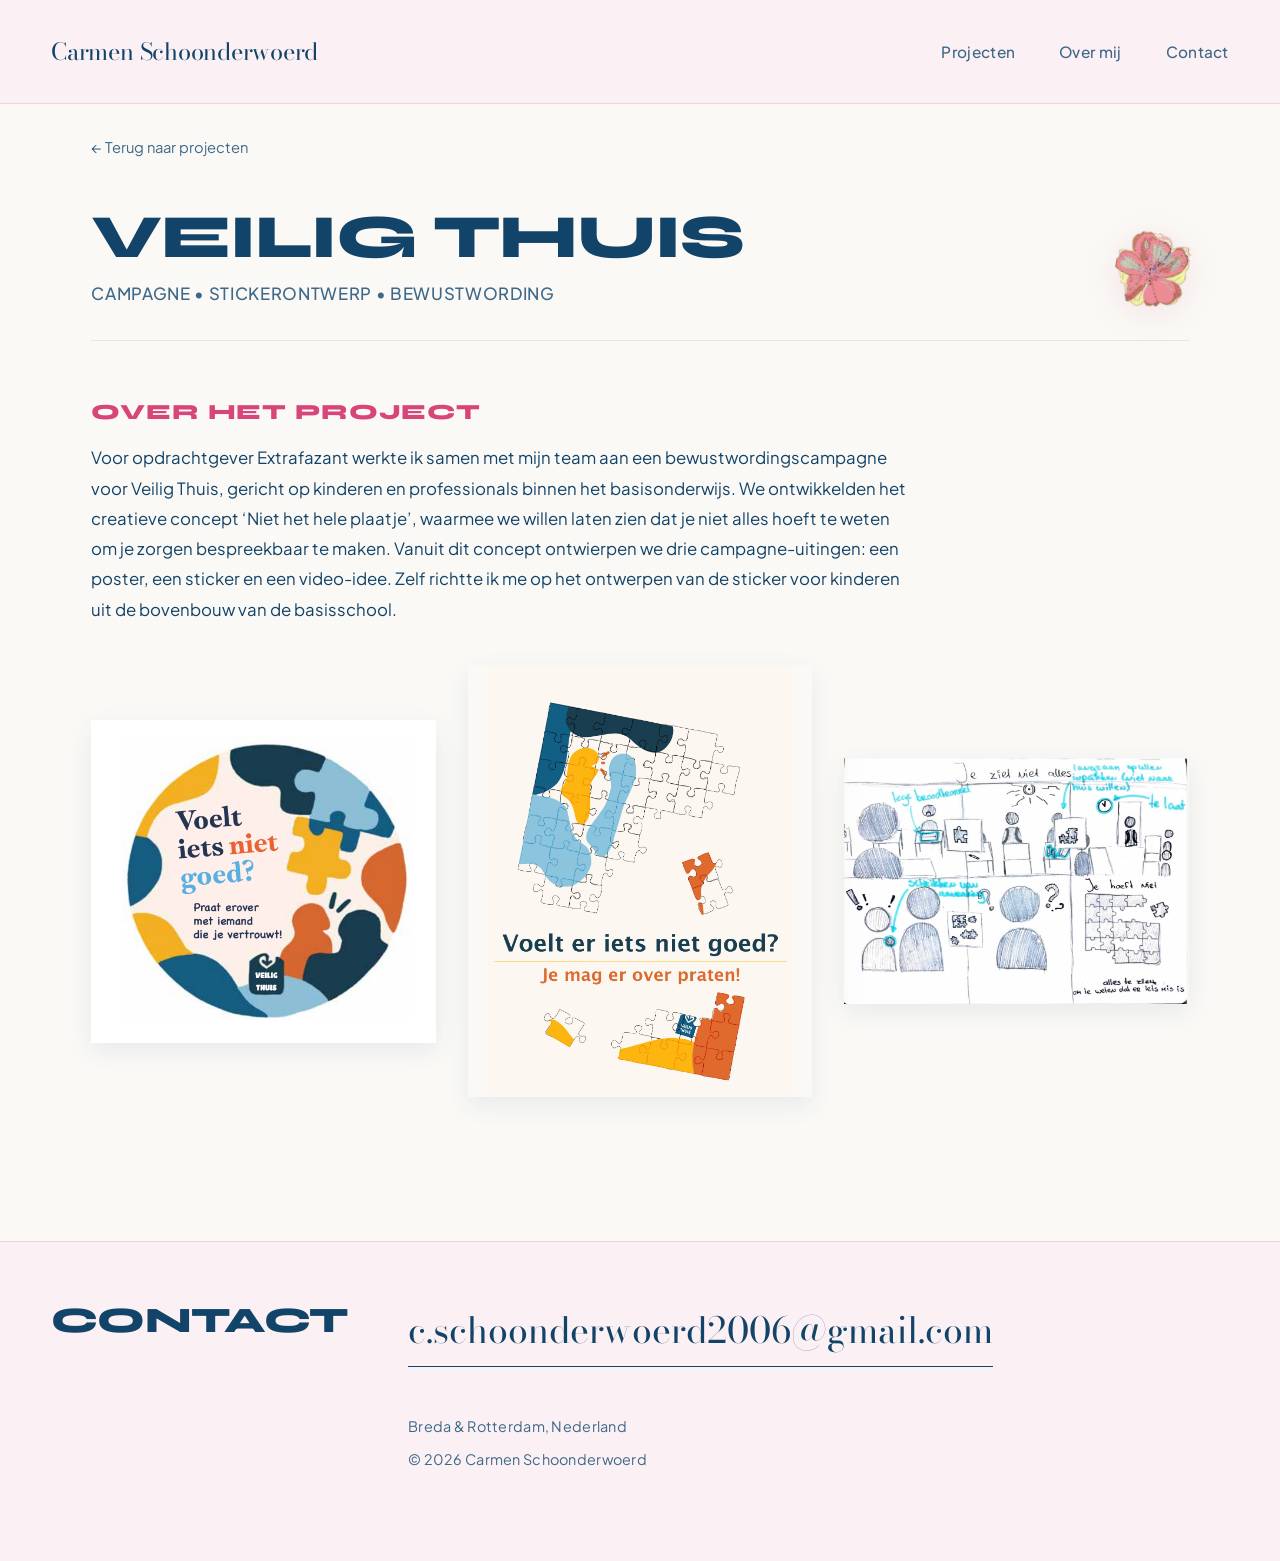
<file: veilig-thuis.html>
<!DOCTYPE html>
<html lang="nl">
<head>
  <meta charset="UTF-8">
  <meta name="viewport" content="width=device-width, initial-scale=1.0">
  <title>Veilig Thuis — Carmen Schoonderwoerd</title>
  <meta name="description" content="Project Veilig Thuis door Carmen Schoonderwoerd — Student Communication & Multimedia Design.">
  <link rel="icon" type="image/png" href="assets/images/flower_blue_transparent.png">
  <link rel="stylesheet" href="style.css">
</head>
<body>

  <!-- =========================================================================
       MINIMAL TOP NAVIGATION
       ========================================================================= -->
  <header class="site-header">
    <div class="nav-container">
      <a href="index.html" class="brand-name" aria-label="Carmen Schoonderwoerd — Naar home">
        Carmen Schoonderwoerd
      </a>

      <nav class="site-nav" aria-label="Hoofdnavigatie">
        <ul class="nav-list">
          <li><a href="index.html#projects" class="nav-link active">Projecten</a></li>
          <li><a href="index.html#about" class="nav-link">Over mij</a></li>
          <li><a href="index.html#contact" class="nav-link">Contact</a></li>
        </ul>
      </nav>
    </div>
  </header>

  <main class="detail-main">
    <div class="detail-container">
      
      <a href="index.html#projects" class="detail-back-link">
        &larr; Terug naar projecten
      </a>

      <!-- Project Header -->
      <header class="detail-header">
        <div class="detail-header-inner">
          <h1 class="detail-title">Veilig Thuis</h1>
          <p class="detail-tagline">Campagne &bull; Stickerontwerp &bull; Bewustwording</p>
        </div>
        <div class="detail-flower-accent" aria-hidden="true">
          <img src="assets/images/flower_pink_transparent.png" alt="">
        </div>
      </header>

      <!-- Project Description: Bovenaan geplaatst -->
      <section class="detail-text-card">
        <div class="detail-block">
          <h2 class="detail-section-title">Over het project</h2>
          <p class="detail-body-text">
            Voor opdrachtgever Extrafazant werkte ik samen met mijn team aan een bewustwordingscampagne voor Veilig Thuis, gericht op kinderen en professionals binnen het basisonderwijs. We ontwikkelden het creatieve concept ‘Niet het hele plaatje’, waarmee we willen laten zien dat je niet alles hoeft te weten om je zorgen bespreekbaar te maken. Vanuit dit concept ontwierpen we drie campagne-uitingen: een poster, een sticker en een video-idee. Zelf richtte ik me op het ontwerpen van de sticker voor kinderen uit de bovenbouw van de basisschool.
          </p>
        </div>
      </section>

      <!-- Visual Showcase: Drie uitingen horizontaal naast elkaar: sticker, poster, storyboard -->
      <section class="detail-showcase" aria-label="Project afbeeldingen: sticker, poster en storyboard">
        <div class="veilig-thuis-trio-row">
          <div class="veilig-thuis-item">
            <img src="assets/images/veilig_thuis_sticker.png" alt="Veilig Thuis campagnesticker" class="veilig-thuis-img">
          </div>
          <div class="veilig-thuis-item">
            <img src="assets/images/veilig_thuis_poster.jpg" alt="Veilig Thuis campagne poster" class="veilig-thuis-img">
          </div>
          <div class="veilig-thuis-item">
            <img src="assets/images/veilig_thuis_storyboard.jpg" alt="Veilig Thuis storyboard concept" class="veilig-thuis-img">
          </div>
        </div>
      </section>

    </div>
  </main>

  <!-- =========================================================================
       MINIMAL FOOTER
       ========================================================================= -->
  <footer class="contact-section" style="padding-top: 60px;">
    <div class="contact-container">
      <div class="contact-header">
        <div class="contact-title-wrap">
          <h2 class="contact-title">Contact</h2>
        </div>
      </div>
      <div class="contact-body">
        <div class="contact-email-wrap">
          <a href="mailto:c.schoonderwoerd2006@gmail.com" class="contact-email-link">
            c.schoonderwoerd2006@gmail.com
          </a>
        </div>
        <div class="contact-meta">
          <span class="contact-location">Breda &amp; Rotterdam, Nederland</span>
          <span class="contact-copyright">&copy; 2026 Carmen Schoonderwoerd</span>
        </div>
      </div>
    </div>
  </footer>

  <script src="main.js"></script>
</body>
</html>
</file>
<file: style.css>
/* ==========================================================================
   CARMEN SCHOONDERWOERD — PORTFOLIO STYLESHEET
   Clean, Minimalist, Typographically Strong & Editorial
   ========================================================================== */

/* --------------------------------------------------------------------------
   1. FONTS & DESIGN VARIABLES
   -------------------------------------------------------------------------- */
@import url('https://fonts.googleapis.com/css2?family=Bodoni+Moda:ital,opsz,wght@0,6..96,300..600;1,6..96,300..600&family=Plus+Jakarta+Sans:wght@300;400;500;600;700&family=Syne:wght@700;800&display=swap');

@font-face {
  font-family: 'Daith';
  src: url('assets/fonts/daith.ttf') format('truetype');
  font-weight: 100 900;
  font-style: normal;
  font-display: swap;
}

:root {
  /* Typography */
  --font-serif: 'Bodoni Moda', 'Didot', 'Bodoni MT', Georgia, serif;
  --font-sans: 'Plus Jakarta Sans', -apple-system, BlinkMacSystemFont, 'Segoe UI', Roboto, Helvetica, Arial, sans-serif;
  --font-display-sans: 'Syne', 'Plus Jakarta Sans', -apple-system, sans-serif;

  /* Palette: Calm, off-white foundation with moodboard inspiration */
  --color-bg: #faf9f6;
  --color-bg-subtle: #f4f2ed;
  --color-text: #124368;             /* Refined dark inkt navy blue */
  --color-text-muted: #3f6888;       /* Blue-slate for secondary text */
  --color-text-light: #648ba8;       /* Subtle blue-slate for borders and labels */
  --color-border: #e8e5df;
  --color-border-subtle: #eeece6;
  
  /* Expressive Moodboard Colors: Pink, Red, Blue, Print Accents */
  --color-pink-soft: #fbf0f4;        /* Soft pastel pink for header bar and contact block */
  --color-pink-accent: #df93a7;      /* Warm rose pink border & accent */
  --color-pink-vibrant: #ef8ca3;     /* Moodboard hot rose pink */
  --color-pink-text: #d84578;        /* Duidelijk roze, leesbare tekstkleur voor koppen in projecten */
  --color-pink-deep: #d83a78;        /* Bold magenta pink from "nora en pure" */
  --color-red-moodboard: #c62241;    /* Rich crimson / cadmium red from moodboard */
  --color-blue-dark: #124368;        /* Midnight ink navy */
  --color-blue-azure: #2585c4;       /* Moodboard cyan/azure blue */
  --color-blue-deep: #092c46;        /* Deep navy */
  --color-blue-hover: #2183c5;       /* Dynamic blue hover state */
  --color-yellow-lime: #f4ea6c;      /* Lime accent from flower sticker */

  /* Layout */
  --max-width: 1480px;
  --header-height: 104px;            /* Prominent, breder roze balk bovenaan */
}

/* --------------------------------------------------------------------------
   2. RESET & BASE STYLES
   -------------------------------------------------------------------------- */
*, *::before, *::after {
  box-sizing: border-box;
  margin: 0;
  padding: 0;
}

html {
  scroll-behavior: smooth;
  font-size: 16px;
  background-color: var(--color-bg);
  color: var(--color-text);
  -webkit-font-smoothing: antialiased;
  -moz-osx-font-smoothing: grayscale;
}

body {
  font-family: var(--font-sans);
  background-color: var(--color-bg);
  color: var(--color-text);
  line-height: 1.6;
  overflow-x: hidden;
  position: relative;
}

img {
  max-width: 100%;
  height: auto;
  display: block;
}

a {
  color: inherit;
  text-decoration: none;
}

/* --------------------------------------------------------------------------
   3. MINIMAL HEADER & NAVIGATION
   -------------------------------------------------------------------------- */
.site-header {
  position: fixed;
  top: 0;
  left: 0;
  width: 100%;
  height: var(--header-height);
  z-index: 100;
  background-color: var(--color-pink-soft); /* Exact same soft pink as contact section (#fbf0f4) */
  backdrop-filter: blur(12px);
  -webkit-backdrop-filter: blur(12px);
  border-bottom: 1px solid rgba(223, 147, 167, 0.32);
  transition: border-color 0.3s ease, box-shadow 0.3s ease;
}

.site-header.is-scrolled {
  border-bottom-color: rgba(223, 147, 167, 0.45);
  box-shadow: 0 4px 20px rgba(223, 147, 167, 0.12);
}

.nav-container {
  max-width: var(--max-width);
  height: 100%;
  margin: 0 auto;
  padding: 0 clamp(24px, 4vw, 64px);
  display: flex;
  justify-content: space-between;
  align-items: center;
}

/* Brand Name on One Line */
.brand-name {
  font-family: var(--font-serif);
  font-size: clamp(1.22rem, 1.9vw, 1.48rem);
  font-weight: 400;
  letter-spacing: -0.01em;
  color: var(--color-text);
  white-space: nowrap;
  transition: opacity 0.25s ease, transform 0.25s ease;
}

.brand-name:hover {
  opacity: 0.85;
  transform: translateX(2px);
}

/* Navigation Links (Projects, About, Contact) */
.site-nav .nav-list {
  display: flex;
  align-items: center;
  gap: clamp(24px, 3.5vw, 44px);
  list-style: none;
}

.site-nav .nav-link {
  font-family: var(--font-sans);
  font-size: 0.96rem;
  font-weight: 500;
  color: var(--color-text-muted);
  letter-spacing: 0.02em;
  transition: color 0.25s ease;
  position: relative;
  padding: 6px 0;
}

.site-nav .nav-link:hover,
.site-nav .nav-link.active {
  color: var(--color-text);
}

.site-nav .nav-link::after {
  content: '';
  position: absolute;
  bottom: 0;
  left: 0;
  width: 0%;
  height: 2px;
  background-color: var(--color-red-moodboard);
  transition: width 0.25s cubic-bezier(0.16, 1, 0.3, 1);
}

.site-nav .nav-link:hover::after,
.site-nav .nav-link.active::after {
  width: 100%;
}

/* --------------------------------------------------------------------------
   4. OPENINGSSCHERM / HERO SECTION
   -------------------------------------------------------------------------- */
.hero-section {
  min-height: 100vh;
  display: flex;
  align-items: center;
  padding: calc(var(--header-height) + 20px) clamp(24px, 4vw, 64px) clamp(40px, 8vh, 80px);
  background-color: var(--color-bg);
  position: relative;
  overflow: hidden; /* Bleed shapes safely without page horizontal scroll */
}

.hero-container {
  max-width: var(--max-width);
  width: 100%;
  margin: 0 auto;
  display: grid;
  grid-template-columns: 1.25fr 0.85fr;
  gap: clamp(40px, 6vw, 100px);
  align-items: center;
}

/* Left: Typography & Editorial Kicker */
.hero-left {
  text-align: left;
  display: flex;
  flex-direction: column;
  justify-content: center;
  z-index: 2;
}

.hero-kicker-tag {
  display: inline-flex;
  align-items: center;
  gap: 8px;
  font-family: var(--font-display-sans);
  font-size: 0.78rem;
  font-weight: 800;
  letter-spacing: 0.14em;
  text-transform: uppercase;
  color: var(--color-red-moodboard);
  background: rgba(239, 140, 163, 0.18);
  border: 1px solid rgba(198, 34, 65, 0.32);
  padding: 6px 14px;
  border-radius: 999px;
  margin-bottom: clamp(16px, 2.5vh, 24px);
  width: fit-content;
  box-shadow: 0 2px 8px rgba(198, 34, 65, 0.08);
}

.kicker-star {
  font-size: 0.85rem;
  color: var(--color-red-moodboard);
}

.hero-heading-wrap {
  position: relative;
  display: inline-block;
  width: fit-content;
}

.hero-name {
  font-family: var(--font-serif);
  font-weight: 300;
  font-optical-sizing: auto;
  color: var(--color-text);
  display: flex;
  flex-direction: column;
  line-height: 0.98;
  letter-spacing: -0.015em;
  margin-bottom: clamp(24px, 3.5vh, 36px);
  font-size: clamp(3.2rem, 6.2vw, 5.8rem);
}

.hero-floating-flower {
  position: absolute;
  top: -30px;
  right: -52px;
  width: clamp(72px, 8.5vw, 110px);
  height: auto;
  pointer-events: none;
  filter: drop-shadow(0 8px 20px rgba(12, 75, 117, 0.22));
  transform: rotate(-12deg);
  transition: transform 0.45s cubic-bezier(0.16, 1, 0.3, 1);
}

.hero-heading-wrap:hover .hero-floating-flower {
  transform: rotate(12deg) scale(1.12);
}

.hero-name-line {
  display: block;
  white-space: nowrap;
}

.hero-role {
  font-family: var(--font-sans);
  font-size: clamp(0.95rem, 1.25vw, 1.12rem);
  font-weight: 400;
  color: var(--color-text-muted);
  letter-spacing: 0.01em;
  margin-bottom: clamp(20px, 3vh, 32px);
}

.hero-cta-link {
  display: inline-flex;
  align-items: center;
  gap: 8px;
  font-family: var(--font-sans);
  font-size: 0.95rem;
  font-weight: 600;
  color: var(--color-text);
  letter-spacing: 0.02em;
  width: fit-content;
  transition: transform 0.25s ease, color 0.25s ease;
  border-bottom: 1.5px solid var(--color-red-moodboard);
  padding-bottom: 4px;
}

.hero-cta-link:hover {
  transform: translateX(5px);
  color: var(--color-red-moodboard);
}

/* Right: Portrait Photo with Rich Moodboard Composition */
.hero-right {
  display: flex;
  justify-content: flex-end;
  align-items: center;
  position: relative;
}

.hero-photo-wrapper {
  position: relative;
  width: 100%;
  max-width: 440px;
  overflow: visible;
}

/* Background Layer 1: Torn Pink Crinkled Paper Peeking Out */
.hero-layer-torn-paper {
  position: absolute;
  top: -48px;
  right: -68px;
  width: clamp(190px, 22vw, 270px);
  z-index: 1;
  pointer-events: none;
  transform: rotate(8deg);
  filter: drop-shadow(0 12px 26px rgba(223, 147, 167, 0.35));
  opacity: 0.96;
  transition: transform 0.5s cubic-bezier(0.16, 1, 0.3, 1);
}

.hero-layer-torn-paper img {
  width: 100%;
  height: auto;
  display: block;
}

/* Background Layer 2: Printed Red Halftone Raster Patch */
.hero-layer-halftone {
  position: absolute;
  bottom: -32px;
  left: -48px;
  width: clamp(125px, 14vw, 175px);
  height: clamp(140px, 16vw, 210px);
  z-index: 1;
  pointer-events: none;
  overflow: hidden;
  opacity: 0.82;
  transform: rotate(-6deg);
  border: 1.5px dashed rgba(198, 34, 65, 0.32);
  background-color: rgba(251, 240, 244, 0.7);
  box-shadow: 0 8px 20px rgba(198, 34, 65, 0.1);
  transition: transform 0.5s cubic-bezier(0.16, 1, 0.3, 1);
}

.hero-layer-halftone img {
  width: 100%;
  height: 100%;
  object-fit: cover;
  display: block;
}

/* Cutout Graphic Color Strip in Crimson Red */
.hero-cutout-strip {
  position: absolute;
  top: -12px;
  left: -24px;
  width: clamp(75px, 8.5vw, 110px);
  height: 20px;
  background-color: var(--color-red-moodboard);
  z-index: 3;
  transform: rotate(-8deg);
  box-shadow: 0 4px 12px rgba(198, 34, 65, 0.28);
  pointer-events: none;
  transition: transform 0.4s ease;
}

/* Clean Rectangular Portrait Photo */
.hero-photo {
  width: 100%;
  height: auto;
  aspect-ratio: 3 / 4;
  max-height: 68vh;
  object-fit: cover;
  object-position: center 22%;
  border-radius: 0;
  display: block;
  position: relative;
  z-index: 2;
  box-shadow: 0 16px 40px rgba(18, 67, 104, 0.12);
}

/* Hand-Drawn Ink Star with Pink Sparks (Top Left of Portrait) */
.hero-star-ink {
  position: absolute;
  top: -65px;
  left: -18px;
  width: clamp(72px, 8vw, 98px);
  height: auto;
  z-index: 4;
  pointer-events: none;
  transform: rotate(-8deg);
  filter: drop-shadow(0 6px 16px rgba(18, 67, 104, 0.16));
  transition: transform 0.5s cubic-bezier(0.16, 1, 0.3, 1);
}

.hero-star-ink img {
  width: 100%;
  height: auto;
  display: block;
}

/* Playful Azure Star at Bottom Left */
.hero-mini-star {
  position: absolute;
  bottom: -20px;
  left: -12px;
  width: clamp(28px, 3.2vw, 40px);
  height: clamp(28px, 3.2vw, 40px);
  z-index: 5;
  pointer-events: none;
  color: var(--color-blue-azure);
  fill: currentColor;
  transform: rotate(18deg);
  filter: drop-shadow(0 4px 10px rgba(37, 133, 196, 0.3));
}

.hero-mini-star svg {
  width: 100%;
  height: 100%;
  display: block;
}

/* Floral Composition at Portrait Photo: Graphic Screenprint Flowers + Soft Painterly Wildflowers */
.hero-collage-accent {
  position: absolute;
  bottom: -48px;
  right: -52px;
  width: clamp(170px, 20vw, 240px);
  height: clamp(170px, 20vw, 240px);
  z-index: 4;
  pointer-events: none;
  overflow: visible;
}

/* 1. Large blue screenprint flower */
.collage-flower-blue {
  position: absolute;
  top: 0;
  right: 6px;
  width: 78%;
  height: 78%;
  object-fit: contain;
  z-index: 2;
  transform: rotate(-8deg);
  filter: drop-shadow(0 8px 22px rgba(12, 75, 117, 0.22));
  transition: transform 0.45s cubic-bezier(0.16, 1, 0.3, 1);
}

/* 2. Soft painterly pink cosmos flower */
.collage-flower-soft-pink {
  position: absolute;
  bottom: 4px;
  left: -16px;
  width: 58%;
  height: 58%;
  object-fit: contain;
  z-index: 4;
  transform: rotate(14deg);
  filter: drop-shadow(0 6px 16px rgba(223, 147, 167, 0.25));
  transition: transform 0.45s cubic-bezier(0.16, 1, 0.3, 1);
}

/* 3. Soft painterly cream flower */
.collage-flower-cream {
  position: absolute;
  top: -15px;
  left: 12px;
  width: 48%;
  height: 48%;
  object-fit: contain;
  z-index: 3;
  transform: rotate(-18deg);
  filter: drop-shadow(0 6px 14px rgba(200, 160, 100, 0.22));
  transition: transform 0.45s cubic-bezier(0.16, 1, 0.3, 1);
}

/* 4. Small graphic pink flower peeking out */
.collage-flower-mini-pink {
  position: absolute;
  bottom: 0;
  right: -10px;
  width: 44%;
  height: 44%;
  object-fit: contain;
  z-index: 1;
  transform: rotate(22deg);
  filter: drop-shadow(0 6px 14px rgba(239, 140, 163, 0.22));
  transition: transform 0.45s cubic-bezier(0.16, 1, 0.3, 1);
}

.hero-photo-wrapper:hover .hero-layer-torn-paper {
  transform: rotate(12deg) scale(1.03);
}

.hero-photo-wrapper:hover .hero-layer-halftone {
  transform: rotate(-9deg) scale(1.04);
}

.hero-photo-wrapper:hover .hero-star-ink {
  transform: rotate(4deg) scale(1.1);
}

.hero-photo-wrapper:hover .collage-flower-blue {
  transform: rotate(-3deg) scale(1.06);
}

.hero-photo-wrapper:hover .collage-flower-soft-pink {
  transform: rotate(20deg) scale(1.09);
}

.hero-photo-wrapper:hover .collage-flower-cream {
  transform: rotate(-10deg) scale(1.09);
}

.hero-photo-wrapper:hover .collage-flower-mini-pink {
  transform: rotate(28deg) scale(1.08);
}

/* --------------------------------------------------------------------------
   5. PROJECTS: HORIZONTAL SCROLLING EXHIBITION
   -------------------------------------------------------------------------- */
.projects-scroll-wrapper {
  position: relative;
  width: 100%;
  background-color: var(--color-bg);
}

.projects-sticky-viewport {
  position: sticky;
  top: 0;
  height: 100vh;
  width: 100%;
  overflow: hidden;
  display: flex;
  align-items: center;
  background-color: var(--color-bg);
  padding-top: var(--header-height);
}

/* Subtle Vertical Indicator on the Left */
.projects-sidebar-label {
  position: absolute;
  left: clamp(20px, 3.5vw, 54px);
  top: 52%;
  transform: translateY(-50%) rotate(180deg);
  writing-mode: vertical-rl;
  z-index: 10;
  pointer-events: none;
  font-family: var(--font-display-sans);
  font-size: 0.82rem;
  font-weight: 800;
  letter-spacing: 0.22em;
  color: var(--color-blue-dark);
  text-transform: uppercase;
  display: flex;
  align-items: center;
  gap: 12px;
}

.projects-sidebar-label::before {
  content: '★';
  color: var(--color-red-moodboard);
  font-size: 0.95rem;
}

/* Horizontal Track */
.projects-track {
  display: flex;
  align-items: center;
  gap: clamp(50px, 8vw, 130px);
  padding-left: clamp(80px, 11vw, 180px);
  padding-right: clamp(100px, 15vw, 240px);
  height: 100%;
  will-change: transform;
  transform: translate3d(0, 0, 0);
}

/* Outer Margin Accents: Halftone & Cutout (Calm & Sits with Ample Distance to Work) */
.track-outer-accent {
  flex-shrink: 0;
  display: flex;
  flex-direction: column;
  align-items: center;
  justify-content: center;
  pointer-events: none;
  user-select: none;
}

.track-accent-start {
  margin-right: clamp(40px, 6vw, 90px);
  gap: 16px;
}

.track-halftone-swatch {
  width: clamp(85px, 9.5vw, 125px);
  height: clamp(95px, 10.5vw, 145px);
  overflow: hidden;
  opacity: 0.72;
  border: 1.5px dashed rgba(198, 34, 65, 0.35);
  background: rgba(251, 240, 244, 0.6);
  transform: rotate(-4deg);
  box-shadow: 0 4px 14px rgba(18, 67, 104, 0.06);
}

.track-halftone-swatch img {
  width: 100%;
  height: 100%;
  object-fit: cover;
  display: block;
}

.track-star-mark {
  font-size: 1.35rem;
  color: var(--color-red-moodboard);
  opacity: 0.85;
  transform: rotate(12deg);
}

.track-accent-end {
  margin-left: clamp(40px, 6vw, 90px);
  gap: 14px;
}

.track-paper-tab {
  width: clamp(75px, 8.5vw, 110px);
  height: 20px;
  background: var(--color-pink-vibrant);
  transform: rotate(6deg);
  opacity: 0.85;
  box-shadow: 0 3px 8px rgba(223, 147, 167, 0.3);
}

/* Project Item: Clean, No Borders, No Shadows, No Rounded Corners */
.project-item {
  flex-shrink: 0;
  position: relative;
  display: flex;
  flex-direction: column;
  justify-content: center;
}

.project-link {
  display: block;
  text-decoration: none;
  cursor: pointer;
  border-radius: 0;
  position: relative;
  z-index: 5;
  transition: opacity 0.3s ease, transform 0.4s cubic-bezier(0.16, 1, 0.3, 1);
}

.project-link:hover {
  opacity: 0.92;
  transform: scale(1.015);
}

.project-image-box {
  display: block;
  overflow: hidden;
  border-radius: 0;
  background: transparent;
  position: relative;
  z-index: 5;
}

.project-img {
  display: block;
  width: auto;
  max-width: none;
  border-radius: 0;
  object-fit: contain;
  position: relative;
  z-index: 5;
  /* Original colors preserved */
}

/* Floral Accents Floating in Whitespace (Never Overlapping Photos) */
.project-deco-flower {
  position: absolute;
  pointer-events: none;
  z-index: 10; /* Overlap photos */
  transition: transform 0.45s cubic-bezier(0.16, 1, 0.3, 1);
}

.project-deco-flower img {
  width: 100%;
  height: 100%;
  object-fit: contain;
  display: block;
}

/* 1. HIVE: Cream wildflower overlapping top-right of can mockup */
.deco-hive-1 {
  top: -24px;
  right: -20px;
  width: clamp(75px, 8.5vw, 102px);
  height: clamp(75px, 8.5vw, 102px);
  transform: rotate(16deg);
  filter: drop-shadow(0 8px 20px rgba(223, 147, 167, 0.28));
}

/* 2. Kijk eens groen: Soft pink cosmos overlapping bottom-left of board */
.deco-groen-1 {
  bottom: -24px;
  left: -20px;
  width: clamp(80px, 9vw, 110px);
  height: clamp(80px, 9vw, 110px);
  transform: rotate(-14deg);
  filter: drop-shadow(0 8px 22px rgba(223, 147, 167, 0.3));
}

/* 3. Veilig thuis: Flowers overlapping corners of sticker */
.deco-veilig-1 {
  top: -28px;
  right: -22px;
  width: clamp(82px, 9.5vw, 115px);
  height: clamp(82px, 9.5vw, 115px);
  transform: rotate(10deg);
  filter: drop-shadow(0 10px 24px rgba(239, 140, 163, 0.28));
}

.deco-veilig-2 {
  bottom: -20px;
  left: -18px;
  width: clamp(62px, 7vw, 85px);
  height: clamp(62px, 7vw, 85px);
  transform: rotate(-22deg);
  filter: drop-shadow(0 6px 16px rgba(200, 160, 100, 0.25));
}

/* 4. TURF: Soft painterly pink flower overlapping bottom-right of concept art */
.deco-turf-1 {
  bottom: -24px;
  right: -18px;
  width: clamp(76px, 8.5vw, 102px);
  height: clamp(76px, 8.5vw, 102px);
  transform: rotate(18deg);
  filter: drop-shadow(0 8px 20px rgba(223, 147, 167, 0.28));
}

/* 5. Graphic matters: Flowers overlapping corners of poster */
.deco-gm-1 {
  top: -30px;
  left: -24px;
  width: clamp(90px, 10vw, 125px);
  height: clamp(90px, 10vw, 125px);
  transform: rotate(-12deg);
  filter: drop-shadow(0 10px 26px rgba(12, 75, 117, 0.26));
}

.deco-gm-2 {
  bottom: -24px;
  right: -20px;
  width: clamp(70px, 8vw, 95px);
  height: clamp(70px, 8vw, 95px);
  transform: rotate(14deg);
  filter: drop-shadow(0 6px 16px rgba(200, 160, 100, 0.25));
}

.project-item:hover .deco-hive-1 {
  transform: rotate(24deg) scale(1.08);
}
.project-item:hover .deco-groen-1 {
  transform: rotate(-8deg) scale(1.08);
}
.project-item:hover .deco-veilig-1 {
  transform: rotate(16deg) scale(1.07);
}
.project-item:hover .deco-veilig-2 {
  transform: rotate(-14deg) scale(1.09);
}
.project-item:hover .deco-turf-1 {
  transform: rotate(26deg) scale(1.08);
}
.project-item:hover .deco-gm-1 {
  transform: rotate(-6deg) scale(1.06);
}
.project-item:hover .deco-gm-2 {
  transform: rotate(22deg) scale(1.09);
}

/* Staggered Vertical Heights & Individual Image Sizes */

/* 1. HIVE: Landscape can mockup */
.project-item[data-project="hive"] .project-img {
  height: clamp(320px, 46vh, 500px);
}
.project-stagger-center {
  align-self: center;
}

/* 2. Kijk eens groen: Landscape board, staggered top */
.project-item[data-project="kijk-eens-groen"] .project-img {
  height: clamp(360px, 53vh, 560px);
}
.project-stagger-top {
  align-self: flex-start;
  margin-top: clamp(20px, 5vh, 60px);
}

/* 3. Veilig thuis: Square sticker, staggered bottom */
.project-item[data-project="veilig-thuis"] .project-img {
  height: clamp(310px, 44vh, 470px);
}
.project-stagger-bottom {
  align-self: flex-end;
  margin-bottom: clamp(30px, 7vh, 80px);
}

/* 4. TURF: Conceptual AI image, staggered top */
.project-item[data-project="turf"] .project-img {
  height: clamp(340px, 50vh, 520px);
}

/* 5. Graphic matters: Tall portrait poster, centered */
.project-item[data-project="graphic-matters"] .project-img {
  height: clamp(420px, 64vh, 680px);
}

/* --------------------------------------------------------------------------
   6. OVER MIJ / ABOUT SECTION
   -------------------------------------------------------------------------- */
.about-section {
  padding: clamp(100px, 16vh, 180px) clamp(24px, 4vw, 64px);
  background-color: var(--color-bg);
  border-top: 1px solid var(--color-border);
  position: relative;
}

.about-container {
  max-width: var(--max-width);
  margin: 0 auto;
  display: grid;
  grid-template-columns: clamp(170px, 18vw, 240px) 1fr clamp(140px, 16vw, 190px);
  gap: clamp(32px, 4vw, 70px);
  align-items: center;
}

.about-header-col {
  display: flex;
  flex-direction: column;
  align-items: flex-start;
}

.about-kicker-tag {
  display: inline-flex;
  align-items: center;
  gap: 8px;
  font-family: var(--font-display-sans);
  font-size: 0.76rem;
  font-weight: 800;
  letter-spacing: 0.14em;
  text-transform: uppercase;
  color: var(--color-red-moodboard);
  background: rgba(239, 140, 163, 0.18);
  border: 1px solid rgba(198, 34, 65, 0.32);
  padding: 5px 12px;
  border-radius: 999px;
  margin-bottom: 12px;
  width: fit-content;
}

.about-title {
  font-family: var(--font-display-sans);
  font-size: clamp(2.2rem, 3.8vw, 3.6rem);
  font-weight: 800;
  letter-spacing: -0.02em;
  text-transform: uppercase;
  color: var(--color-text);
  line-height: 1.05;
  position: relative;
}

.about-header-star {
  width: 32px;
  height: 32px;
  margin-top: 14px;
  opacity: 0.85;
  transform: rotate(8deg);
  pointer-events: none;
}

.about-header-star img {
  width: 100%;
  height: 100%;
  object-fit: contain;
  display: block;
}

.about-content-col {
  max-width: 680px;
}

.about-bio-wrap {
  position: relative;
}

.about-bio {
  font-family: var(--font-serif);
  font-size: clamp(1.22rem, 1.8vw, 1.58rem);
  line-height: 1.78;
  color: var(--color-text);
  font-weight: 300;
  letter-spacing: 0.005em;
}

/* Floating Flower Beside Bio Description */
.about-bio-flower {
  position: absolute;
  bottom: -32px;
  right: 15px;
  width: clamp(60px, 6.5vw, 84px);
  height: auto;
  pointer-events: none;
  transform: rotate(10deg);
  filter: drop-shadow(0 6px 16px rgba(223, 147, 167, 0.22));
  transition: transform 0.45s cubic-bezier(0.16, 1, 0.3, 1);
}

.about-bio-flower img {
  width: 100%;
  height: 100%;
  object-fit: contain;
  display: block;
}

.about-bio-wrap:hover .about-bio-flower {
  transform: rotate(20deg) scale(1.12);
}

/* Rich Moodboard Collage in About Column: Flower, Cutout Color Card, Paper Texture & Print Halftone */
.about-flower-col {
  display: flex;
  justify-content: center;
  align-items: center;
}

.about-collage-wrap {
  position: relative;
  width: 100%;
  max-width: 240px;
  height: 240px;
  pointer-events: none;
  overflow: visible;
}

/* 1. Geometric cutout color patch in crimson red */
.about-cutout-card {
  position: absolute;
  top: 14px;
  right: 8px;
  width: 110px;
  height: 120px;
  background-color: var(--color-red-moodboard);
  transform: rotate(9deg);
  box-shadow: 0 8px 24px rgba(198, 34, 65, 0.25);
  z-index: 1;
}

/* 2. Torn pink crinkled paper structure */
.about-torn-paper-layer {
  position: absolute;
  bottom: 10px;
  left: -20px;
  width: 135px;
  z-index: 2;
  transform: rotate(-10deg);
  filter: drop-shadow(0 8px 20px rgba(223, 147, 167, 0.3));
}

.about-torn-paper-layer img {
  width: 100%;
  height: auto;
  display: block;
}

/* 3. Printed red halftone raster swatch */
.about-halftone-swatch {
  position: absolute;
  top: -12px;
  left: 20px;
  width: 88px;
  height: 105px;
  overflow: hidden;
  z-index: 2;
  border: 1.5px dashed rgba(198, 34, 65, 0.35);
  background: rgba(251, 240, 244, 0.7);
  transform: rotate(-6deg);
  opacity: 0.85;
}

.about-halftone-swatch img {
  width: 100%;
  height: 100%;
  object-fit: cover;
  display: block;
}

/* 4. Flowers: Two-Tone Screenprints & Painterly Wildflowers */
.about-flower-graphic-pink {
  position: absolute;
  top: 18px;
  left: 12px;
  width: 72%;
  height: 72%;
  object-fit: contain;
  z-index: 3;
  transform: rotate(8deg);
  filter: drop-shadow(0 8px 24px rgba(239, 140, 163, 0.25));
  transition: transform 0.45s cubic-bezier(0.16, 1, 0.3, 1);
}

.about-flower-graphic-blue {
  position: absolute;
  bottom: -10px;
  right: -12px;
  width: 60%;
  height: 60%;
  object-fit: contain;
  z-index: 4;
  transform: rotate(-14deg);
  filter: drop-shadow(0 8px 20px rgba(12, 75, 117, 0.2));
  transition: transform 0.45s cubic-bezier(0.16, 1, 0.3, 1);
}

.about-flower-soft-pink {
  position: absolute;
  bottom: 28px;
  left: -12px;
  width: 48%;
  height: 48%;
  object-fit: contain;
  z-index: 5;
  transform: rotate(18deg);
  filter: drop-shadow(0 6px 16px rgba(223, 147, 167, 0.26));
  transition: transform 0.45s cubic-bezier(0.16, 1, 0.3, 1);
}

.about-flower-cream {
  position: absolute;
  top: -18px;
  right: 18px;
  width: 44%;
  height: 44%;
  object-fit: contain;
  z-index: 3;
  transform: rotate(-22deg);
  filter: drop-shadow(0 6px 14px rgba(200, 160, 100, 0.22));
  transition: transform 0.45s cubic-bezier(0.16, 1, 0.3, 1);
}

/* 5. Hand-Drawn Ink Star with Pink Sparks */
.about-star-ink {
  position: absolute;
  top: -24px;
  left: -16px;
  width: 52px;
  height: 52px;
  z-index: 6;
  transform: rotate(14deg);
  filter: drop-shadow(0 4px 12px rgba(18, 67, 104, 0.15));
}

.about-star-ink img {
  width: 100%;
  height: 100%;
  object-fit: contain;
  display: block;
}

.about-section:hover .about-flower-graphic-pink {
  transform: rotate(14deg) scale(1.05);
}

.about-section:hover .about-flower-graphic-blue {
  transform: rotate(-6deg) scale(1.07);
}

.about-section:hover .about-flower-soft-pink {
  transform: rotate(24deg) scale(1.09);
}

.about-section:hover .about-flower-cream {
  transform: rotate(-12deg) scale(1.08);
}

.about-section:hover .about-cutout-card {
  transform: rotate(14deg) scale(1.04);
}

.about-section:hover .about-star-ink {
  transform: rotate(26deg) scale(1.12);
}

/* --------------------------------------------------------------------------
   7. CONTACT SECTION (Soft Pink Color Block with Recurring Moodboard Motifs)
   -------------------------------------------------------------------------- */
.contact-section {
  padding: clamp(90px, 14vh, 160px) clamp(24px, 4vw, 64px) clamp(60px, 10vh, 100px);
  background-color: var(--color-pink-soft);
  border-top: 1px solid rgba(223, 147, 167, 0.32);
  position: relative;
  overflow: hidden;
}

/* Printed Red Halftone Raster in Bottom-Right Corner */
.contact-bg-halftone {
  position: absolute;
  bottom: -40px;
  right: -40px;
  width: clamp(200px, 24vw, 320px);
  height: clamp(220px, 26vw, 360px);
  pointer-events: none;
  opacity: 0.18;
  transform: rotate(12deg);
  z-index: 1;
}

.contact-bg-halftone img {
  width: 100%;
  height: 100%;
  object-fit: cover;
  display: block;
}

.contact-container {
  max-width: var(--max-width);
  margin: 0 auto;
  display: grid;
  grid-template-columns: minmax(200px, 280px) 1fr;
  gap: clamp(48px, 6vw, 100px);
  align-items: flex-start;
  position: relative;
  z-index: 2;
}

.contact-header {
  display: flex;
  flex-direction: column;
  align-items: flex-start;
}

.contact-title-wrap {
  display: flex;
  flex-direction: column;
  align-items: flex-start;
}

.contact-title {
  font-family: var(--font-display-sans);
  font-size: clamp(1.8rem, 2.8vw, 2.6rem);
  font-weight: 800;
  letter-spacing: -0.02em;
  text-transform: uppercase;
  color: var(--color-text);
  line-height: 1.05;
  white-space: nowrap;
}

/* Normal Graphic Star in Contact Header */
.contact-header-star {
  width: 36px;
  height: 36px;
  margin-top: 14px;
  opacity: 0.95;
  transform: rotate(-8deg);
  pointer-events: none;
  transition: transform 0.45s ease;
}

.contact-header-star img {
  width: 100%;
  height: 100%;
  object-fit: contain;
  display: block;
}

.contact-header:hover .contact-header-star {
  transform: rotate(25deg) scale(1.15);
}

.contact-body {
  max-width: 820px;
}

.contact-intro {
  font-family: var(--font-sans);
  font-size: 1.05rem;
  color: var(--color-text-muted);
  margin-bottom: 28px;
  line-height: 1.6;
}

.contact-email-wrap {
  margin-bottom: 48px;
}

.contact-email-link {
  font-family: var(--font-serif);
  font-size: clamp(1.4rem, 2.8vw, 2.4rem);
  font-weight: 300;
  color: var(--color-text);
  text-decoration: none;
  border-bottom: 1.5px solid var(--color-text);
  padding-bottom: 6px;
  display: inline-block;
  transition: color 0.25s ease, border-color 0.25s ease, transform 0.25s ease;
}

.contact-email-link:hover {
  color: var(--color-blue-hover);
  border-color: var(--color-blue-hover);
  transform: translateX(4px);
}

.contact-meta {
  display: flex;
  flex-direction: column;
  gap: 10px;
  font-family: var(--font-sans);
  font-size: 0.9rem;
  color: var(--color-text-muted);
  letter-spacing: 0.02em;
}

/* --------------------------------------------------------------------------
   8. PROJECT DETAIL PAGES (Shared Minimalist Styles)
   -------------------------------------------------------------------------- */
.detail-main {
  padding-top: calc(var(--header-height) + 30px);
  padding-bottom: clamp(60px, 10vh, 120px);
  background-color: var(--color-bg);
}

.detail-container {
  max-width: 1200px;
  margin: 0 auto;
  padding: 0 clamp(24px, 4vw, 64px);
}

.detail-back-link {
  display: inline-flex;
  align-items: center;
  gap: 8px;
  font-family: var(--font-sans);
  font-size: 0.92rem;
  color: var(--color-text-muted);
  text-decoration: none;
  margin-bottom: clamp(36px, 5vh, 56px);
  transition: transform 0.25s ease, color 0.25s ease;
}

.detail-back-link:hover {
  transform: translateX(-4px);
  color: var(--color-text);
}

.detail-header {
  display: flex;
  justify-content: space-between;
  align-items: flex-end;
  margin-bottom: clamp(40px, 6vh, 64px);
  border-bottom: 1px solid var(--color-border);
  padding-bottom: 32px;
  gap: 20px;
}

.detail-header-inner {
  flex: 1;
}

.detail-flower-accent {
  width: clamp(52px, 6vw, 76px);
  height: clamp(52px, 6vw, 76px);
  flex-shrink: 0;
  pointer-events: none;
  filter: drop-shadow(0 6px 16px rgba(223, 147, 167, 0.22));
  transform: rotate(10deg);
  transition: transform 0.45s cubic-bezier(0.16, 1, 0.3, 1);
}

.detail-flower-accent img {
  width: 100%;
  height: 100%;
  object-fit: contain;
  display: block;
}

.detail-header:hover .detail-flower-accent {
  transform: rotate(26deg) scale(1.12);
}

.detail-title {
  font-family: var(--font-display-sans);
  font-size: clamp(2.4rem, 4.8vw, 4.2rem);
  font-weight: 800;
  line-height: 1.05;
  letter-spacing: -0.02em;
  text-transform: uppercase;
  color: var(--color-text);
  margin-bottom: 12px;
}

.detail-tagline {
  font-family: var(--font-sans);
  font-size: 1.05rem;
  color: var(--color-text-muted);
  font-weight: 500;
  letter-spacing: 0.04em;
  text-transform: uppercase;
}

.detail-text-card {
  max-width: 820px;
  margin-top: 8px;
  margin-bottom: clamp(28px, 4.5vh, 44px);
}

.detail-section-title {
  font-family: var(--font-display-sans);
  font-size: 1.35rem;
  font-weight: 800;
  letter-spacing: 0.04em;
  text-transform: uppercase;
  margin-bottom: 14px;
  color: var(--color-pink-text); /* Helder roze, goed leesbaar */
}

.detail-body-text {
  font-family: var(--font-sans);
  font-size: 1.05rem;
  line-height: 1.8;
  color: var(--color-text);
  margin-bottom: 24px;
}

/* General Showcase (Default) */
.detail-showcase {
  display: flex;
  flex-direction: column;
  align-items: center;
  gap: clamp(24px, 3.5vw, 44px);
  margin-bottom: clamp(40px, 6vh, 70px);
}

.detail-showcase-item {
  width: 100%;
  display: flex;
  justify-content: center;
}

.detail-showcase-img {
  max-width: 100%;
  max-height: 50vh;
  width: auto;
  height: auto;
  object-fit: contain;
  border-radius: 0;
  display: block;
}

/* HIVE: Grotere afbeeldingen, horizontaal naast elkaar */
.detail-split-images {
  display: grid;
  grid-template-columns: 1fr 1fr;
  gap: clamp(20px, 3vw, 40px);
  width: 100%;
  max-width: 1040px;
  margin: 0 auto;
  align-items: center;
}

.hive-split-images {
  max-width: 1100px;
  gap: clamp(24px, 3.8vw, 48px);
}

.hive-showcase-img {
  max-height: 58vh;
  max-width: 100%;
  width: auto;
  height: auto;
  object-fit: contain;
}

.detail-video-box {
  width: 100%;
  max-width: 780px;
  margin: 0 auto;
  background: #000;
  overflow: hidden;
  box-shadow: 0 8px 24px rgba(18, 67, 104, 0.1);
}

.detail-video {
  width: 100%;
  height: auto;
  max-height: 50vh;
  display: block;
}

/* Graphic Matters: Grote indrukwekkende poster */
.gm-showcase {
  margin-top: 12px;
  margin-bottom: clamp(36px, 6vh, 70px);
}

.gm-poster-item {
  max-width: 620px;
  margin: 0 auto;
  display: flex;
  justify-content: center;
}

.gm-poster-img {
  max-height: 72vh;
  max-width: 520px;
  width: auto;
  height: auto;
  object-fit: contain;
  box-shadow: 0 14px 38px rgba(18, 67, 104, 0.16);
}

/* Kijk Eens Groen: Grote video in het midden + 3 gelijke foto's horizontaal eronder */
.groen-layout-showcase {
  max-width: 1080px;
  margin: 16px auto clamp(40px, 6vh, 70px);
  display: flex;
  flex-direction: column;
  gap: clamp(24px, 4vw, 40px);
  width: 100%;
}

.groen-hero-video-box {
  width: 100%;
  display: flex;
  justify-content: center;
}

.groen-large-video-wrap {
  width: 100%;
  max-width: 840px;
  background: #000;
  border-radius: 4px;
  overflow: hidden;
  box-shadow: 0 10px 30px rgba(18, 67, 104, 0.12);
}

.groen-large-video {
  width: 100%;
  height: auto;
  max-height: 54vh;
  display: block;
}

.groen-trio-row {
  display: grid;
  grid-template-columns: repeat(3, 1fr);
  gap: clamp(16px, 2.5vw, 28px);
  width: 100%;
  align-items: stretch;
}

.groen-trio-item {
  width: 100%;
  height: clamp(200px, 26vw, 270px);
  display: flex;
  align-items: center;
  justify-content: center;
  background: rgba(244, 242, 237, 0.65);
  border-radius: 4px;
  overflow: hidden;
  box-shadow: 0 4px 16px rgba(18, 67, 104, 0.07);
  padding: 12px;
}

.groen-trio-img {
  width: 100%;
  height: 100%;
  object-fit: contain;
  display: block;
}

/* Veilig Thuis: Drie uitingen horizontaal naast elkaar (sticker, poster, storyboard) */
.veilig-thuis-trio-row {
  display: grid;
  grid-template-columns: repeat(3, 1fr);
  gap: clamp(18px, 2.5vw, 32px);
  width: 100%;
  max-width: 1140px;
  margin: 0 auto;
  align-items: center;
}

.veilig-thuis-item {
  width: 100%;
  display: flex;
  justify-content: center;
  align-items: center;
}

.veilig-thuis-img {
  width: 100%;
  max-height: clamp(340px, 48vh, 500px);
  object-fit: contain;
  display: block;
  box-shadow: 0 8px 24px rgba(18, 67, 104, 0.08);
}

@media (max-width: 768px) {
  .groen-trio-row {
    grid-template-columns: 1fr;
    gap: 16px;
  }
  .groen-trio-item {
    height: 240px;
  }
  .veilig-thuis-trio-row {
    grid-template-columns: 1fr;
    gap: 24px;
  }
}

/* --------------------------------------------------------------------------
   9. RESPONSIVE DESIGN (Tablets & Mobile)
   -------------------------------------------------------------------------- */
/* --------------------------------------------------------------------------
   9. RESPONSIVE DESIGN (Tablets & Mobile)
   -------------------------------------------------------------------------- */
@media (max-width: 1024px) {
  .hero-container {
    grid-template-columns: 1.15fr 0.85fr;
    gap: 40px;
  }

  .about-container {
    grid-template-columns: 170px 1fr 140px;
    gap: 32px;
  }

  .contact-container {
    grid-template-columns: 180px 1fr;
    gap: 40px;
  }
}

@media (max-width: 850px) {
  :root {
    --header-height: 84px;
  }

  .nav-container {
    padding: 0 20px;
  }

  .brand-name {
    font-size: 1.15rem;
  }

  .site-nav .nav-list {
    gap: 20px;
  }

  .site-nav .nav-link {
    font-size: 0.88rem;
  }

  /* Hero Mobile */
  .hero-section {
    padding: calc(var(--header-height) + 20px) 20px 50px;
    min-height: auto;
  }

  .hero-container {
    grid-template-columns: 1fr;
    gap: 36px;
  }

  .hero-name {
    font-size: clamp(2.6rem, 10vw, 3.8rem);
  }

  .hero-right {
    justify-content: flex-start;
  }

  .hero-photo-wrapper {
    max-width: 300px;
    margin: 20px 0;
  }

  .hero-layer-torn-paper {
    top: -28px;
    right: -24px;
    width: 150px;
  }

  .hero-layer-halftone {
    bottom: -20px;
    left: -20px;
    width: 95px;
    height: 110px;
  }

  .hero-star-ink {
    top: -38px;
    left: -10px;
    width: 52px;
  }

  .hero-collage-accent {
    bottom: -24px;
    right: -24px;
    width: 135px;
    height: 135px;
  }

  /* Projects Mobile: Natural Horizontal Touch-Scroll */
  .projects-scroll-wrapper {
    height: auto !important;
  }

  .projects-sticky-viewport {
    position: relative;
    top: auto;
    height: auto;
    padding-top: 40px;
    padding-bottom: 60px;
    overflow-x: auto;
    -webkit-overflow-scrolling: touch;
    scroll-snap-type: x mandatory;
  }

  .projects-sidebar-label {
    display: none;
  }

  .projects-track {
    padding-left: 20px;
    padding-right: 40px;
    gap: 24px;
    transform: none !important;
  }

  .project-item {
    scroll-snap-align: center;
    align-self: center !important;
    margin: 0 !important;
  }

  .project-img {
    height: 48vh !important;
    max-height: 420px;
  }

  /* About & Contact Mobile */
  .about-container {
    grid-template-columns: 1fr;
    gap: 24px;
  }

  .about-flower-col {
    justify-content: flex-start;
  }

  .about-collage-wrap {
    max-width: 170px;
    height: 170px;
    margin-top: 10px;
  }

  .about-cutout-card {
    width: 80px;
    height: 85px;
  }

  .about-torn-paper-layer {
    width: 95px;
  }

  .about-halftone-swatch {
    width: 65px;
    height: 75px;
  }

  .about-star-ink {
    width: 38px;
    height: 38px;
  }

  .contact-container {
    grid-template-columns: 1fr;
    gap: 24px;
  }

  .about-section,
  .contact-section {
    padding: 60px 20px;
  }

  .about-bio {
    font-size: 1.18rem;
    line-height: 1.7;
  }

  .detail-split-images {
    grid-template-columns: 1fr;
  }

  .hero-floating-flower {
    top: -16px;
    right: -10px;
    width: 38px;
  }

  .about-bio-flower {
    bottom: -18px;
    right: 0;
    width: 50px;
  }

  .project-deco-flower {
    opacity: 0.9;
  }
}
</file>
